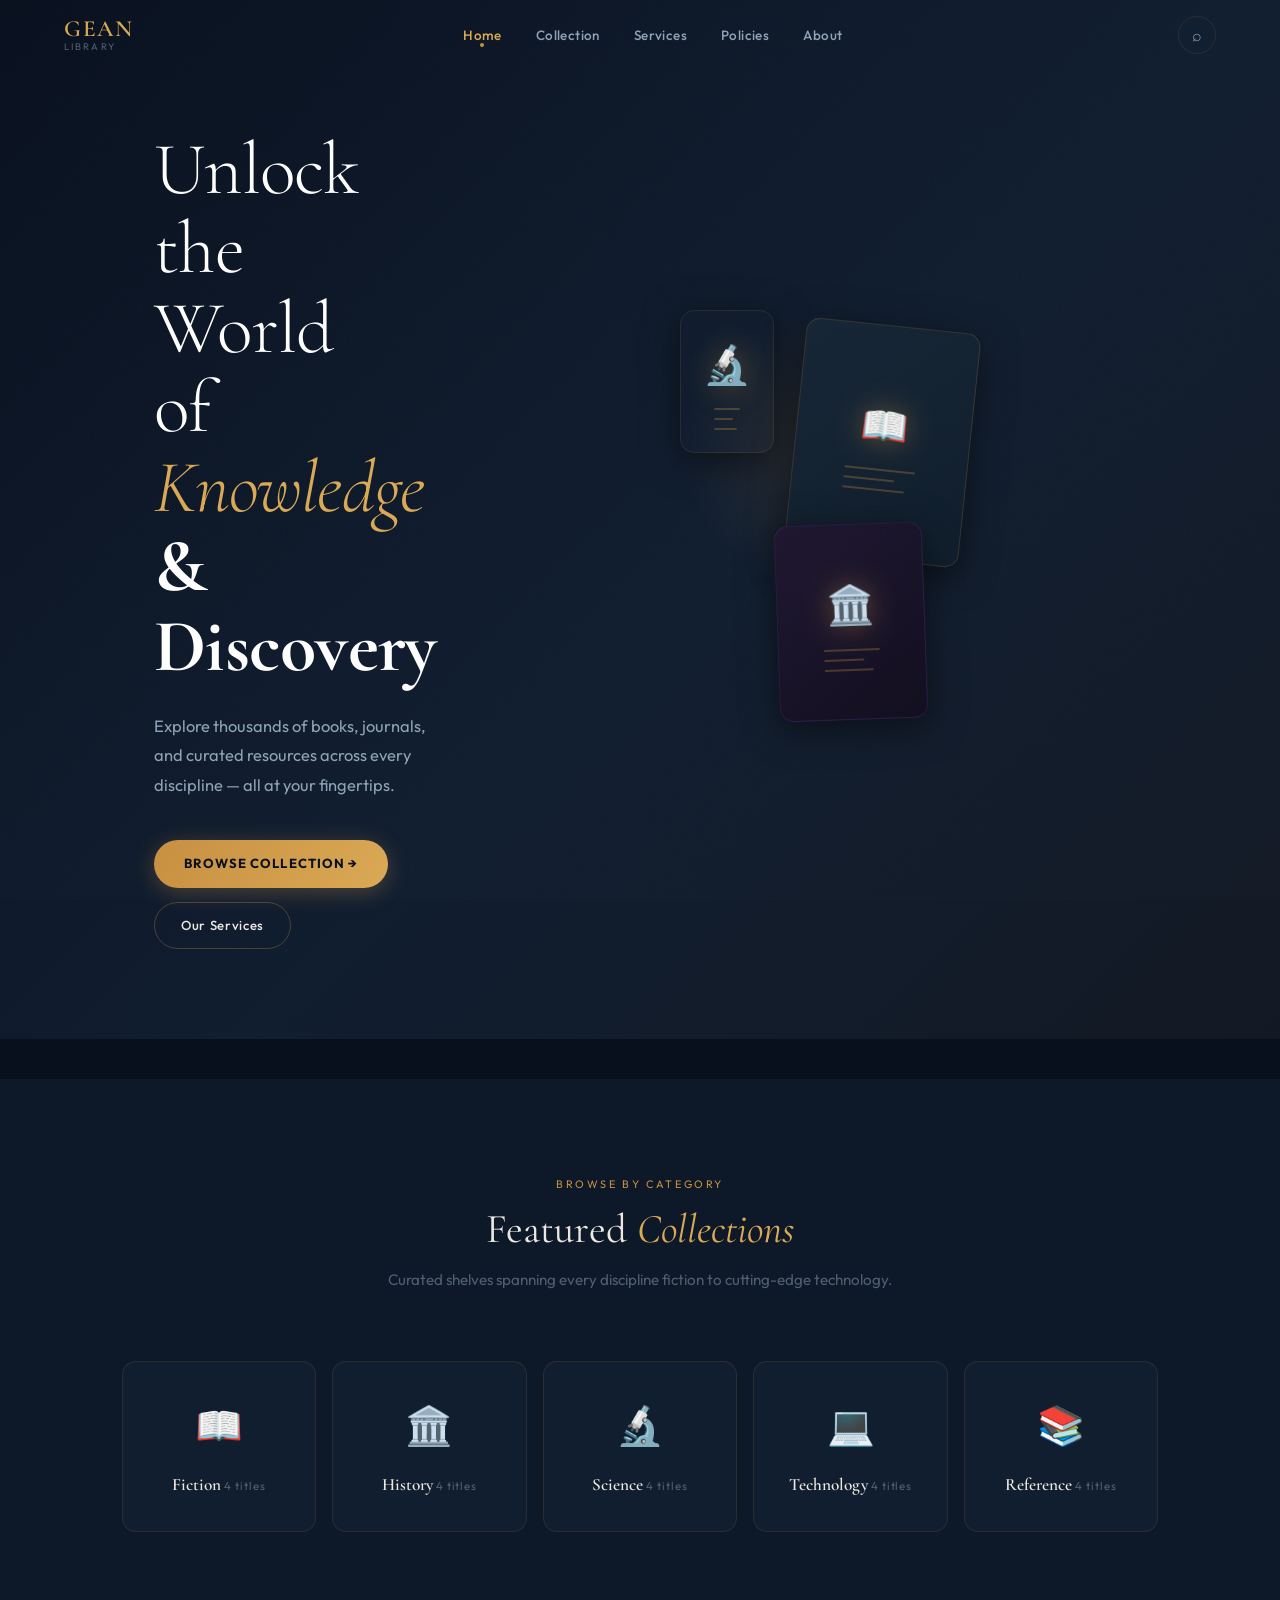
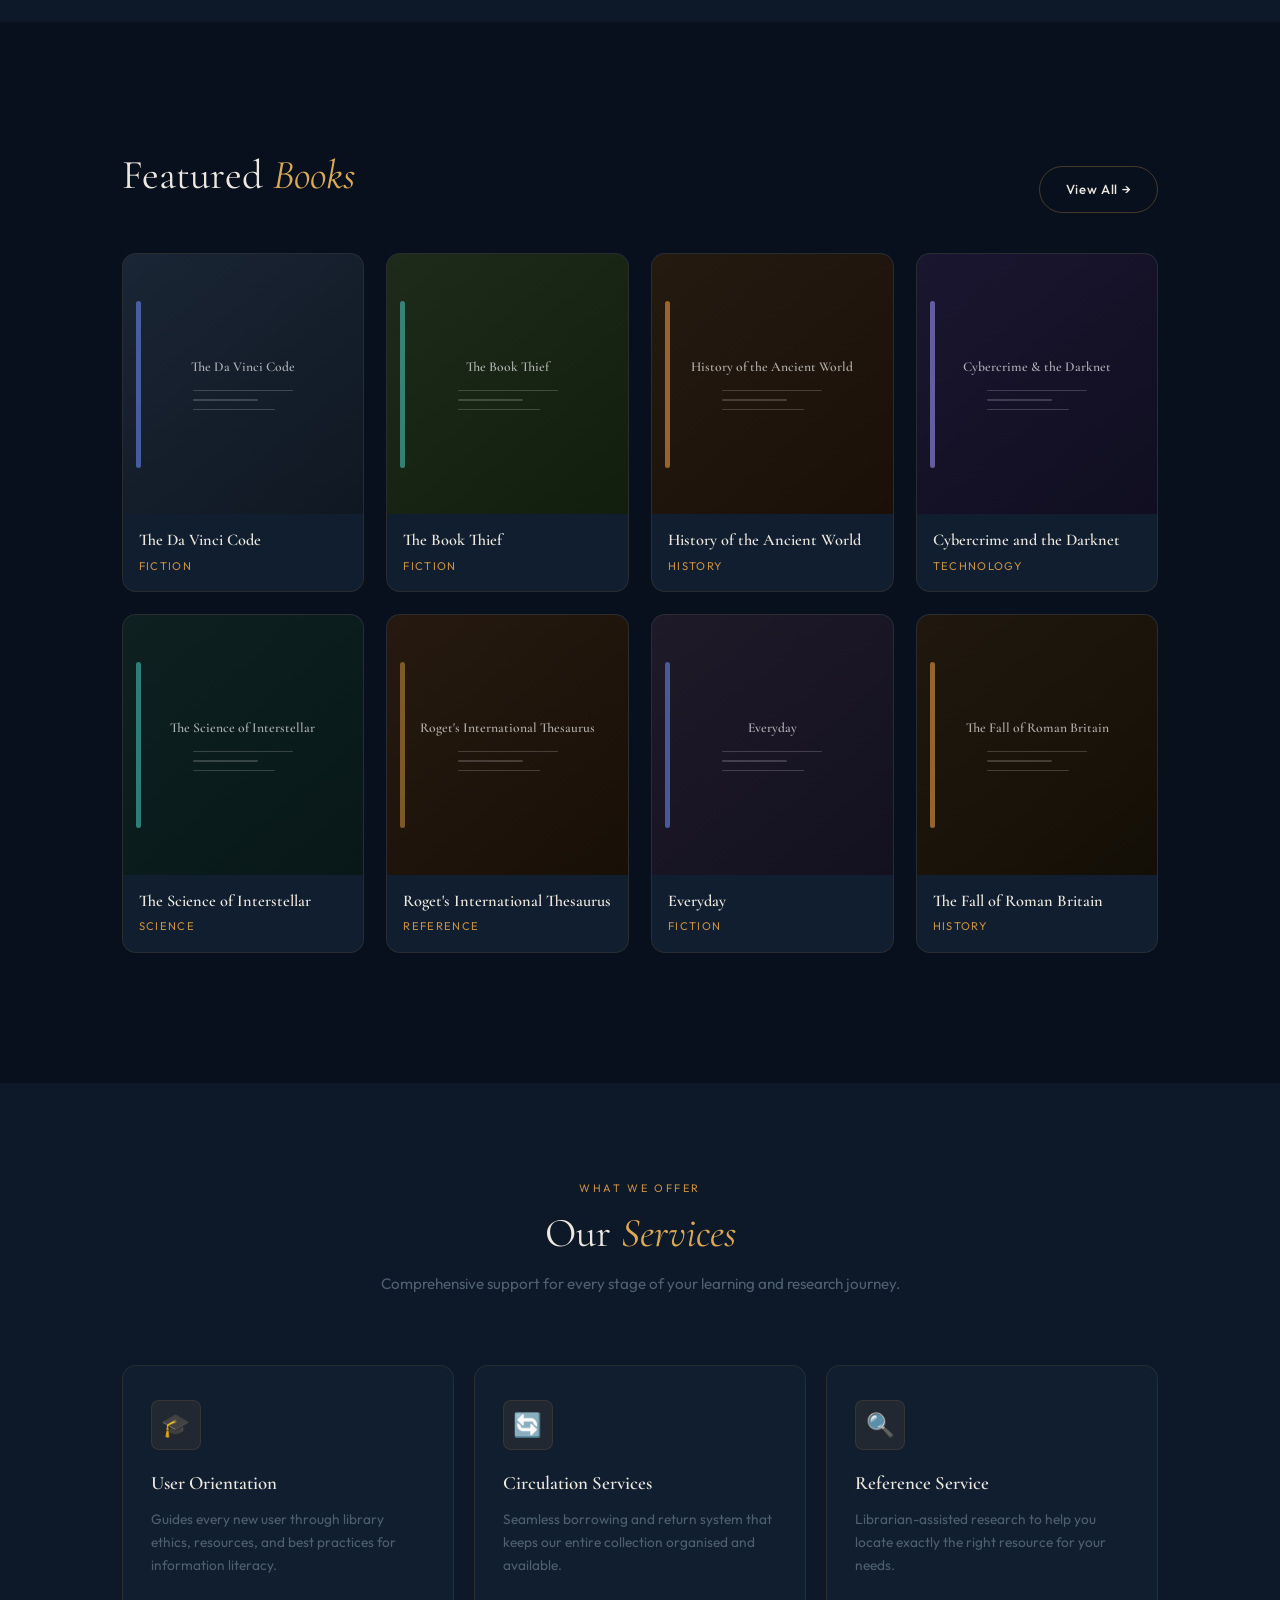
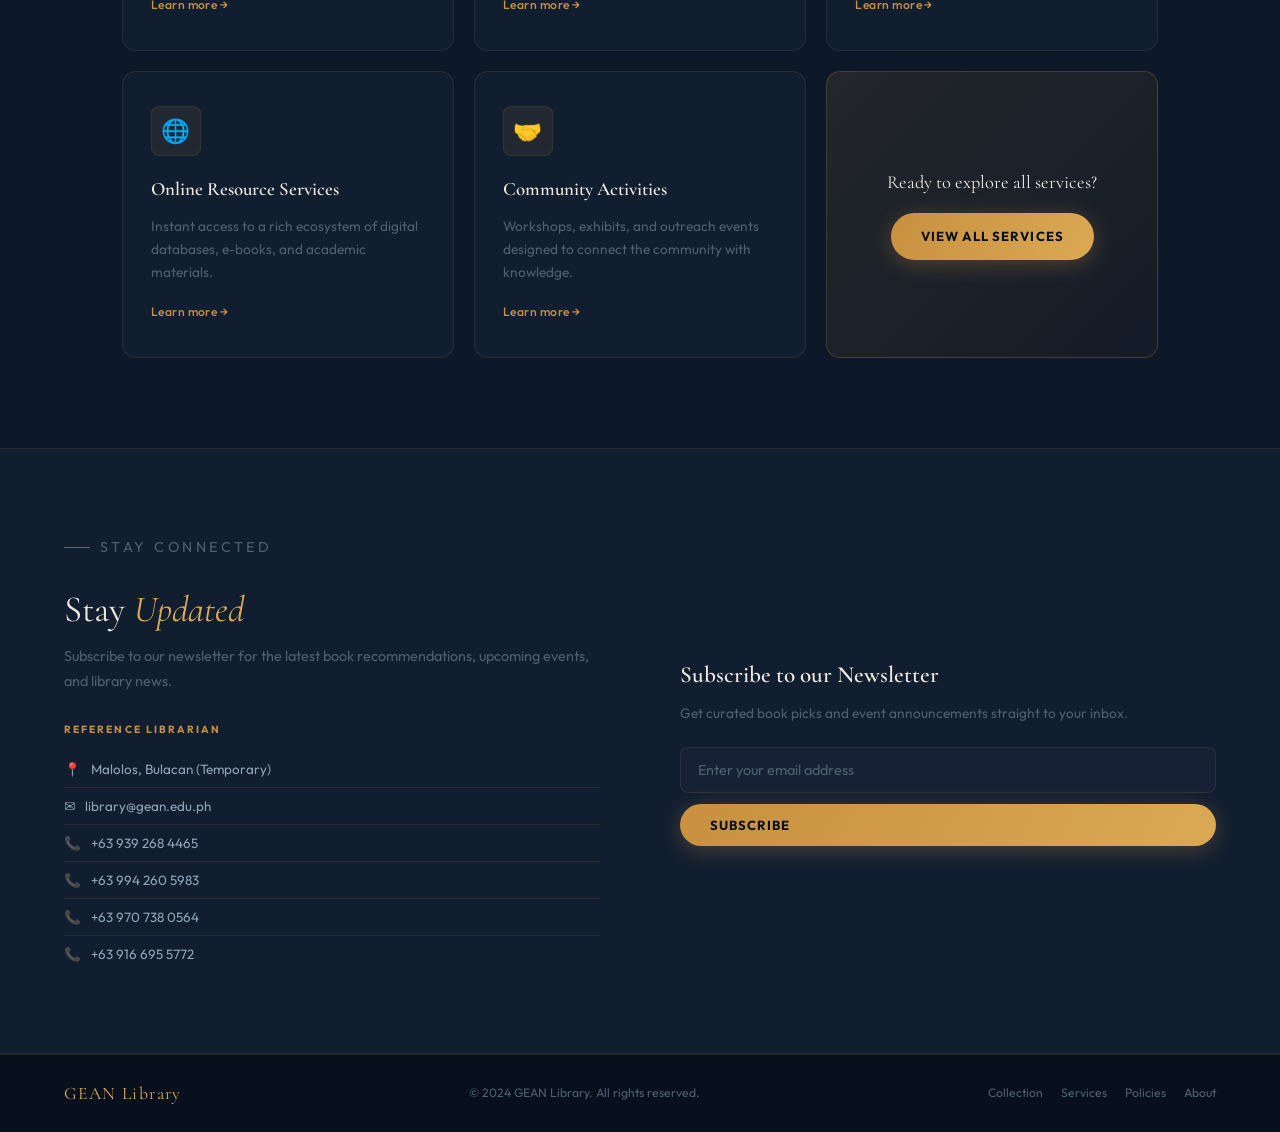
<file: index.html>
<!DOCTYPE html>
<html lang="en">
<head>
  <meta charset="UTF-8">
  <meta name="viewport" content="width=device-width, initial-scale=1.0">
  <title>GEAN Library — Explore Knowledge</title>
  <link rel="stylesheet" href="style.css">
</head>
<body>

<!-- ══ SEARCH OVERLAY ════════════════════════════════════════ -->
<div id="searchOverlay" class="search-overlay" role="dialog" aria-label="Search books">
  <div class="search-box">
    <div class="search-input-wrap">
      <span class="search-ico">⌕</span>
      <input id="searchInput" type="text" placeholder="Search books, categories…" autocomplete="off" spellcheck="false">
      <button id="searchCloseBtn" class="search-close-btn" aria-label="Close search">✕</button>
    </div>
    <p class="search-meta">Press <kbd>Esc</kbd> to close &nbsp;·&nbsp; <kbd>Ctrl K</kbd> to open</p>
    <div id="searchResults" role="listbox" aria-label="Search results"></div>
  </div>
</div>

<!-- ══ NAVIGATION ════════════════════════════════════════════ -->
<nav class="nav" role="navigation" aria-label="Main navigation">
  <a href="index.html" class="nav-brand" aria-label="GEAN Library home">
    <span class="nav-brand-name">GEAN</span>
    <span class="nav-brand-sub">Library</span>
  </a>

  <ul class="nav-links" role="list">
    <li><a href="index.html">Home</a></li>
    <li><a href="collection.html">Collection</a></li>
    <li><a href="services.html">Services</a></li>
    <li><a href="policies.html">Policies</a></li>
    <li><a href="about.html">About</a></li>
  </ul>

  <button id="navSearchBtn" class="nav-search-btn" aria-label="Open search">⌕</button>
  <button id="navBurger" class="nav-burger" aria-label="Toggle menu" aria-expanded="false">
    <span></span><span></span><span></span>
  </button>
</nav>

<!-- Mobile drawer -->
<nav id="navDrawer" class="nav-drawer" aria-label="Mobile navigation">
  <a href="index.html">Home</a>
  <a href="collection.html">Collection</a>
  <a href="services.html">Services</a>
  <a href="policies.html">Policies</a>
  <a href="about.html">About</a>
</nav>

<!-- ══ HERO ══════════════════════════════════════════════════ -->
<section class="hero" id="home" aria-label="Hero section">
  <div class="hero-inner">
    <!-- Left: Text -->
    <div class="hero-left">
      <h1 class="hero-title">
        Unlock the World<br>
        of <em>Knowledge</em>
        <strong>& Discovery</strong>
      </h1>

      <p class="hero-desc">
        Explore thousands of books, journals, and curated resources
        across every discipline — all at your fingertips.
      </p>

      <div class="hero-btns">
        <a href="collection.html" class="btn-gold">Browse Collection &rarr;</a>
        <a href="services.html"   class="btn-ghost">Our Services</a>
      </div>
      </div>
    </div>

    <!-- Right: Floating cards -->
    <div class="hero-visual" aria-hidden="true">
      <div class="hv-wrap">
        <div class="hv-glow"></div>
        <div class="hv-card">
          <div class="hv-inner">
            <span class="hv-icon">📖</span>
            <div class="hv-lines"><span></span><span></span><span></span></div>
          </div>
        </div>
        <div class="hv-card">
          <div class="hv-inner">
            <span class="hv-icon">🏛️</span>
            <div class="hv-lines"><span></span><span></span><span></span></div>
          </div>
        </div>
        <div class="hv-card">
          <div class="hv-inner">
            <span class="hv-icon">🔬</span>
            <div class="hv-lines"><span></span><span></span><span></span></div>
          </div>
        </div>
      </div>
    </div>
</section>

<!-- ══ CATEGORIES ════════════════════════════════════════════ -->
<section class="cat-section sec" aria-labelledby="cat-heading">
  <div class="wrap">
    <header class="sec-header center" style="margin-bottom:48px">
      <p class="sec-tag">Browse by Category</p>
      <h2 class="sec-title" id="cat-heading">Featured <em>Collections</em></h2>
      <p class="sec-desc">Curated shelves spanning every discipline fiction to cutting-edge technology.</p>
    </header>

    <div class="cat-grid">
      <a href="collection.html#fiction"    class="cat-card reveal d1">
        <span class="cat-icon">📖</span>
        <span class="cat-name">Fiction</span>
        <span class="cat-count">4 titles</span>
      </a>
      <a href="collection.html#history"    class="cat-card reveal d2">
        <span class="cat-icon">🏛️</span>
        <span class="cat-name">History</span>
        <span class="cat-count">4 titles</span>
      </a>
      <a href="collection.html#science"    class="cat-card reveal d3">
        <span class="cat-icon">🔬</span>
        <span class="cat-name">Science</span>
        <span class="cat-count">4 titles</span>
      </a>
      <a href="collection.html#technology" class="cat-card reveal d4">
        <span class="cat-icon">💻</span>
        <span class="cat-name">Technology</span>
        <span class="cat-count">4 titles</span>
      </a>
      <a href="collection.html#reference"  class="cat-card reveal d5">
        <span class="cat-icon">📚</span>
        <span class="cat-name">Reference</span>
        <span class="cat-count">4 titles</span>
      </a>
    </div>
  </div>
</section>

<!-- ══ FEATURED BOOKS ═════════════════════════════════════════ -->
<section class="books-section sec" aria-labelledby="books-heading">
  <div class="wrap">
    <div class="books-hdr">
      <div>
        <h2 class="sec-title" id="books-heading">Featured <em>Books</em></h2>
      </div>
      <a href="collection.html" class="btn-ghost">View All &rarr;</a>
    </div>

    <div class="books-grid">

      <!-- Book 1 -->
      <article class="book-card reveal d1">
        <div class="book-cover">
          <div class="book-cover-fake" style="background:linear-gradient(140deg,#1a2535,#0f1822)">
            <div class="bcf-spine" style="background:#6e8efb"></div>
            <span class="bcf-label">The Da Vinci Code</span>
            <div class="bcf-lines"><span></span><span></span><span></span></div>
          </div>
          <div class="book-overlay">
            <button class="btn-add">+ Add to Collection</button>
          </div>
        </div>
        <div class="book-body">
          <p class="book-title">The Da Vinci Code</p>
          <p class="book-cat">Fiction</p>
        </div>
      </article>

      <!-- Book 2 -->
      <article class="book-card reveal d2">
        <div class="book-cover">
          <div class="book-cover-fake" style="background:linear-gradient(140deg,#1e2a1a,#111e0e)">
            <div class="bcf-spine" style="background:#4ecdc4"></div>
            <span class="bcf-label">The Book Thief</span>
            <div class="bcf-lines"><span></span><span></span><span></span></div>
          </div>
          <div class="book-overlay">
            <button class="btn-add">+ Add to Collection</button>
          </div>
        </div>
        <div class="book-body">
          <p class="book-title">The Book Thief</p>
          <p class="book-cat">Fiction</p>
        </div>
      </article>

      <!-- Book 3 -->
      <article class="book-card reveal d3">
        <div class="book-cover">
          <div class="book-cover-fake" style="background:linear-gradient(140deg,#251a10,#1a1008)">
            <div class="bcf-spine" style="background:#f6a74b"></div>
            <span class="bcf-label">History of the Ancient World</span>
            <div class="bcf-lines"><span></span><span></span><span></span></div>
          </div>
          <div class="book-overlay">
            <button class="btn-add">+ Add to Collection</button>
          </div>
        </div>
        <div class="book-body">
          <p class="book-title">History of the Ancient World</p>
          <p class="book-cat">History</p>
        </div>
      </article>

      <!-- Book 4 -->
      <article class="book-card reveal d4">
        <div class="book-cover">
          <div class="book-cover-fake" style="background:linear-gradient(140deg,#1a1630,#100e20)">
            <div class="bcf-spine" style="background:#a29bfe"></div>
            <span class="bcf-label">Cybercrime &amp; the Darknet</span>
            <div class="bcf-lines"><span></span><span></span><span></span></div>
          </div>
          <div class="book-overlay">
            <button class="btn-add">+ Add to Collection</button>
          </div>
        </div>
        <div class="book-body">
          <p class="book-title">Cybercrime and the Darknet</p>
          <p class="book-cat">Technology</p>
        </div>
      </article>

      <!-- Book 5 -->
      <article class="book-card reveal d1">
        <div class="book-cover">
          <div class="book-cover-fake" style="background:linear-gradient(140deg,#0e2020,#081818)">
            <div class="bcf-spine" style="background:#4ecdc4"></div>
            <span class="bcf-label">The Science of Interstellar</span>
            <div class="bcf-lines"><span></span><span></span><span></span></div>
          </div>
          <div class="book-overlay">
            <button class="btn-add">+ Add to Collection</button>
          </div>
        </div>
        <div class="book-body">
          <p class="book-title">The Science of Interstellar</p>
          <p class="book-cat">Science</p>
        </div>
      </article>

      <!-- Book 6 -->
      <article class="book-card reveal d2">
        <div class="book-cover">
          <div class="book-cover-fake" style="background:linear-gradient(140deg,#261a10,#180f06)">
            <div class="bcf-spine" style="background:#c89040"></div>
            <span class="bcf-label">Roget's International Thesaurus</span>
            <div class="bcf-lines"><span></span><span></span><span></span></div>
          </div>
          <div class="book-overlay">
            <button class="btn-add">+ Add to Collection</button>
          </div>
        </div>
        <div class="book-body">
          <p class="book-title">Roget's International Thesaurus</p>
          <p class="book-cat">Reference</p>
        </div>
      </article>

      <!-- Book 7 -->
      <article class="book-card reveal d3">
        <div class="book-cover">
          <div class="book-cover-fake" style="background:linear-gradient(140deg,#1e1a28,#131020)">
            <div class="bcf-spine" style="background:#6e8efb"></div>
            <span class="bcf-label">Everyday</span>
            <div class="bcf-lines"><span></span><span></span><span></span></div>
          </div>
          <div class="book-overlay">
            <button class="btn-add">+ Add to Collection</button>
          </div>
        </div>
        <div class="book-body">
          <p class="book-title">Everyday</p>
          <p class="book-cat">Fiction</p>
        </div>
      </article>

      <!-- Book 8 -->
      <article class="book-card reveal d4">
        <div class="book-cover">
          <div class="book-cover-fake" style="background:linear-gradient(140deg,#20180e,#140f06)">
            <div class="bcf-spine" style="background:#f6a74b"></div>
            <span class="bcf-label">The Fall of Roman Britain</span>
            <div class="bcf-lines"><span></span><span></span><span></span></div>
          </div>
          <div class="book-overlay">
            <button class="btn-add">+ Add to Collection</button>
          </div>
        </div>
        <div class="book-body">
          <p class="book-title">The Fall of Roman Britain</p>
          <p class="book-cat">History</p>
        </div>
      </article>

    </div>
  </div>
</section>

<!-- ══ SERVICES PREVIEW ══════════════════════════════════════ -->
<section class="services-prev sec" aria-labelledby="srv-heading">
  <div class="wrap">
    <header class="sec-header center" style="margin-bottom:48px">
      <p class="sec-tag">What We Offer</p>
      <h2 class="sec-title" id="srv-heading">Our <em>Services</em></h2>
      <p class="sec-desc">Comprehensive support for every stage of your learning and research journey.</p>
    </header>

    <div class="srv-grid">
      <div class="srv-card reveal d1">
        <div class="srv-icon">🎓</div>
        <h3 class="srv-title">User Orientation</h3>
        <p class="srv-desc">Guides every new user through library ethics, resources, and best practices for information literacy.</p>
        <a href="services.html" class="srv-arrow">Learn more →</a>
      </div>
      <div class="srv-card reveal d2">
        <div class="srv-icon">🔄</div>
        <h3 class="srv-title">Circulation Services</h3>
        <p class="srv-desc">Seamless borrowing and return system that keeps our entire collection organised and available.</p>
        <a href="services.html" class="srv-arrow">Learn more →</a>
      </div>
      <div class="srv-card reveal d3">
        <div class="srv-icon">🔍</div>
        <h3 class="srv-title">Reference Service</h3>
        <p class="srv-desc">Librarian-assisted research to help you locate exactly the right resource for your needs.</p>
        <a href="services.html" class="srv-arrow">Learn more →</a>
      </div>
      <div class="srv-card reveal d1">
        <div class="srv-icon">🌐</div>
        <h3 class="srv-title">Online Resource Services</h3>
        <p class="srv-desc">Instant access to a rich ecosystem of digital databases, e-books, and academic materials.</p>
        <a href="services.html" class="srv-arrow">Learn more →</a>
      </div>
      <div class="srv-card reveal d2">
        <div class="srv-icon">🤝</div>
        <h3 class="srv-title">Community Activities</h3>
        <p class="srv-desc">Workshops, exhibits, and outreach events designed to connect the community with knowledge.</p>
        <a href="services.html" class="srv-arrow">Learn more →</a>
      </div>
      <div class="srv-card reveal d3"
           style="display:flex;align-items:center;justify-content:center;flex-direction:column;gap:16px;background:linear-gradient(135deg,rgba(200,144,64,.12),rgba(200,144,64,.04));border-color:rgba(200,144,64,.25);">
        <p style="font-family:var(--font-d);font-size:1.15rem;color:var(--text-1);text-align:center;line-height:1.5">
          Ready to explore all services?
        </p>
        <a href="services.html" class="btn-gold">View All Services</a>
      </div>
    </div>
  </div>
</section>

<!-- ══ NEWSLETTER ════════════════════════════════════════════ -->
<section class="nl-section" aria-labelledby="nl-heading">
  <div class="nl-inner">
    <div class="nl-left reveal">
      <p class="sec-tag">Stay Connected</p>
      <h2 id="nl-heading">Stay <em>Updated</em></h2>
      <p>Subscribe to our newsletter for the latest book recommendations, upcoming events, and library news.</p>

      <div class="nl-contacts">
        <h4>Reference Librarian</h4>
        <div class="nl-ci"><span>📍</span> Malolos, Bulacan (Temporary)</div>
        <div class="nl-ci"><span>✉️</span> library@gean.edu.ph</div>
        <div class="nl-ci"><span>📞</span> +63 939 268 4465</div>
        <div class="nl-ci"><span>📞</span> +63 994 260 5983</div>
        <div class="nl-ci"><span>📞</span> +63 970 738 0564</div>
        <div class="nl-ci"><span>📞</span> +63 916 695 5772</div>
      </div>
    </div>

    <div class="nl-right reveal d2">
      <h3>Subscribe to our Newsletter</h3>
      <p>Get curated book picks and event announcements straight to your inbox.</p>
      <form class="nl-form" onsubmit="return false;">
        <input class="nl-input" type="email" placeholder="Enter your email address" required>
        <button type="submit" class="btn-gold">Subscribe</button>
      </form>
    </div>
  </div>
</section>

<!-- ══ FOOTER ════════════════════════════════════════════════ -->
<footer>
  <span class="ft-brand">GEAN Library</span>
  <span class="ft-copy">&copy; 2024 GEAN Library. All rights reserved.</span>
  <nav class="ft-links" aria-label="Footer navigation">
    <a href="collection.html">Collection</a>
    <a href="services.html">Services</a>
    <a href="policies.html">Policies</a>
    <a href="about.html">About</a>
  </nav>
</footer>

<script src="script.js" defer></script>
</body>
</html>
</file>
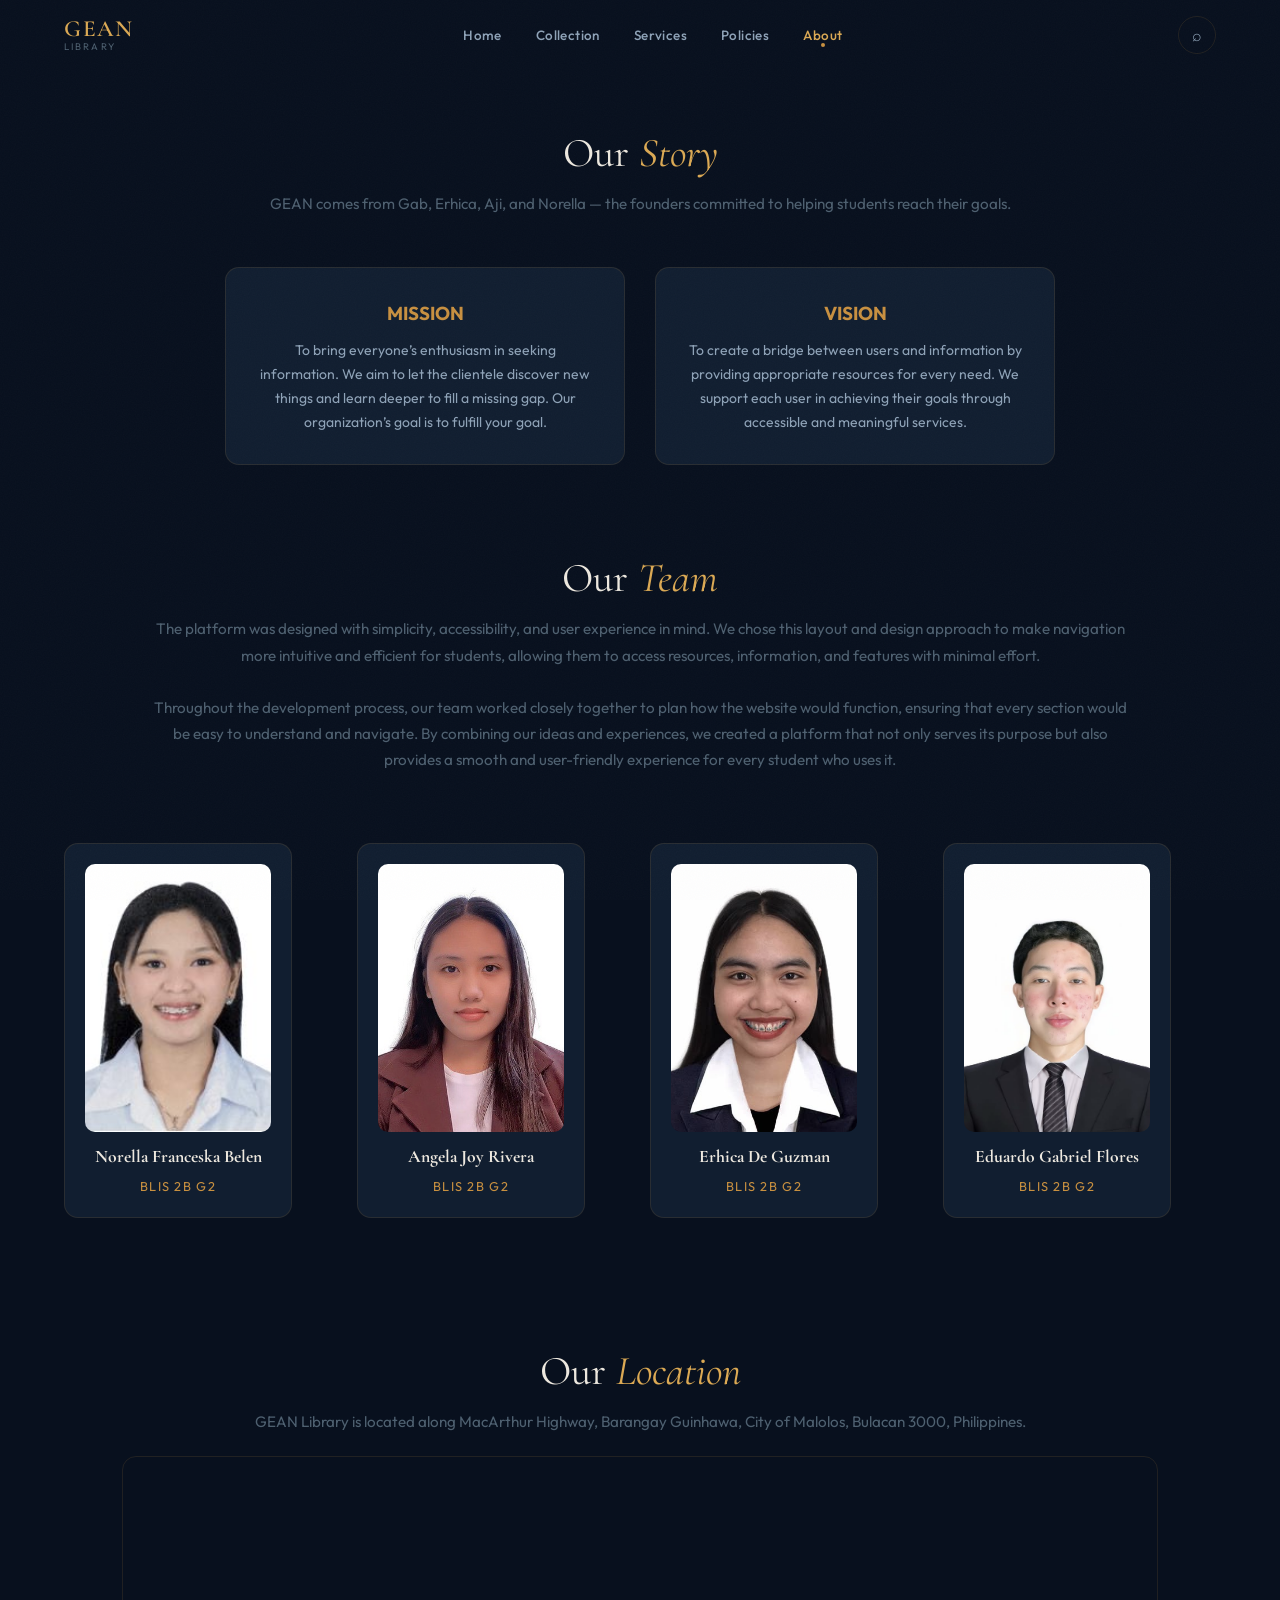
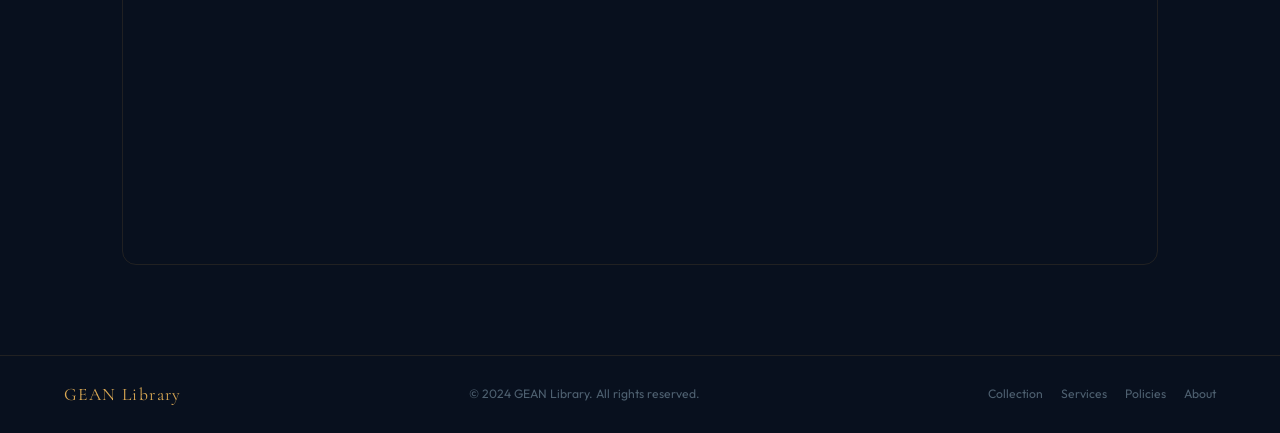
<file: about.html>
<!DOCTYPE html>
<html lang="en">
<head>
  <meta charset="UTF-8">
  <meta name="viewport" content="width=device-width, initial-scale=1.0">
  <title>About — GEAN Library</title>
  <link rel="stylesheet" href="style.css">
</head>
<body>

<!-- ══ SEARCH OVERLAY ════════════════════════════════════════ -->
<div id="searchOverlay" class="search-overlay" role="dialog" aria-label="Search books">
  <div class="search-box">
    <div class="search-input-wrap">
      <span class="search-ico">⌕</span>
      <input id="searchInput" type="text" placeholder="Search books, categories…" autocomplete="off" spellcheck="false">
      <button id="searchCloseBtn" class="search-close-btn" aria-label="Close search">✕</button>
    </div>
    <p class="search-meta">Press <kbd>Esc</kbd> to close &nbsp;·&nbsp; <kbd>Ctrl K</kbd> to open</p>
    <div id="searchResults" role="listbox" aria-label="Search results"></div>
  </div>
</div>

<!-- ══ NAVIGATION ════════════════════════════════════════════ -->
<nav class="nav" role="navigation" aria-label="Main navigation">
  <a href="index.html" class="nav-brand" aria-label="GEAN Library home">
    <span class="nav-brand-name">GEAN</span>
    <span class="nav-brand-sub">Library</span>
  </a>

  <ul class="nav-links" role="list">
    <li><a href="index.html">Home</a></li>
    <li><a href="collection.html">Collection</a></li>
    <li><a href="services.html">Services</a></li>
    <li><a href="policies.html">Policies</a></li>
    <li><a href="about.html">About</a></li>
  </ul>

  <button id="navSearchBtn" class="nav-search-btn" aria-label="Open search">⌕</button>
  <button id="navBurger" class="nav-burger" aria-label="Toggle menu" aria-expanded="false">
    <span></span><span></span><span></span>
  </button>
</nav>

<!-- Mobile drawer -->
<nav id="navDrawer" class="nav-drawer" aria-label="Mobile navigation">
  <a href="index.html">Home</a>
  <a href="collection.html">Collection</a>
  <a href="services.html">Services</a>
  <a href="policies.html">Policies</a>
  <a href="about.html">About</a>
</nav>

<!-- STORY -->
<section class="sec">
  <div class="wrap">

    <header class="sec-header center">
      <h2 class="sec-title">Our <em>Story</em></h2>
      <p class="sec-desc">
        GEAN comes from Gab, Erhica, Aji, and Norella — the founders committed to helping students reach their goals.
      </p>
    </header>

    <!-- MISSION & VISION -->
    <div class="mission-vision">

      <div class="mv-card">
        <h3>MISSION</h3>
        <p>
          To bring everyone’s enthusiasm in seeking information. We aim to let the clientele discover new things and learn deeper to fill a missing gap.
          Our organization’s goal is to fulfill your goal.
        </p>
      </div>

      <div class="mv-card">
        <h3>VISION</h3>
        <p>
          To create a bridge between users and information by providing appropriate resources for every need.
          We support each user in achieving their goals through accessible and meaningful services.
        </p>
      </div>

    </div>

  </div>
</section>

<!-- TEAM -->
<section class="sec2">
  <div class="wrap">
    <header class="sec-header center">
      <h2 class="sec-title">Our <em>Team</em></h2>
      <p class="sec-desc">
        The platform was designed with simplicity, accessibility, and user experience in mind. We chose this layout and design approach to make navigation more intuitive and efficient for students, allowing them to access resources, information, and features with minimal effort. <br><br>Throughout the development process, our team worked closely together to plan how the website would function, ensuring that every section would be easy to understand and navigate. By combining our ideas and experiences, we created a platform that not only serves its purpose but also provides a smooth and user-friendly experience for every student who uses it.
      </p>
    </header>

    <div class="team-grid">

      <div class="team-card">
        <img src="images/nore.JPG" class="team-img">
        <p class="team-name">Norella Franceska Belen</p>
        <p class="team-role">BLIS 2B G2</p>
      </div>

      <div class="team-card">
        <img src="images/aji.jpg" class="team-img">
        <p class="team-name">Angela Joy Rivera</p>
        <p class="team-role">BLIS 2B G2</p>
      </div>

      <div class="team-card">
        <img src="images/eca.jpg" class="team-img">
        <p class="team-name">Erhica De Guzman</p>
        <p class="team-role">BLIS 2B G2</p>
      </div>

      <div class="team-card">
        <img src="images/gab.jpg" class="team-img">
        <p class="team-name">Eduardo Gabriel Flores</p>
        <p class="team-role">BLIS 2B G2</p>
      </div>

    </div>
  </div>
</section>

<!-- MAP -->
<section class="sec">
  <div class="wrap">
    <header class="sec-header center">
      <h2 class="sec-title">Our <em>Location</em></h2>
      <p class="sec-desc">
        GEAN Library is located along MacArthur Highway, Barangay Guinhawa, City of Malolos, Bulacan 3000, Philippines.
      </p>
    </header>

    <div class="map-box">
      <iframe 
        src="https://www.google.com/maps?q=Bulacan%20State%20University%20Malolos&output=embed"
        width="100%" 
        height="400" 
        style="border:0;" 
        loading="lazy">
      </iframe>
    </div>
  </div>
</section>

<!-- FOOTER -->
<footer>
  <span class="ft-brand">GEAN Library</span>
  <span class="ft-copy">&copy; 2024 GEAN Library. All rights reserved.</span>
  <nav class="ft-links" aria-label="Footer navigation">
    <a href="collection.html">Collection</a>
    <a href="services.html">Services</a>
    <a href="policies.html">Policies</a>
    <a href="about.html">About</a>
  </nav>
</footer>

<script src="script.js"></script>
</body>
</html>
</file>
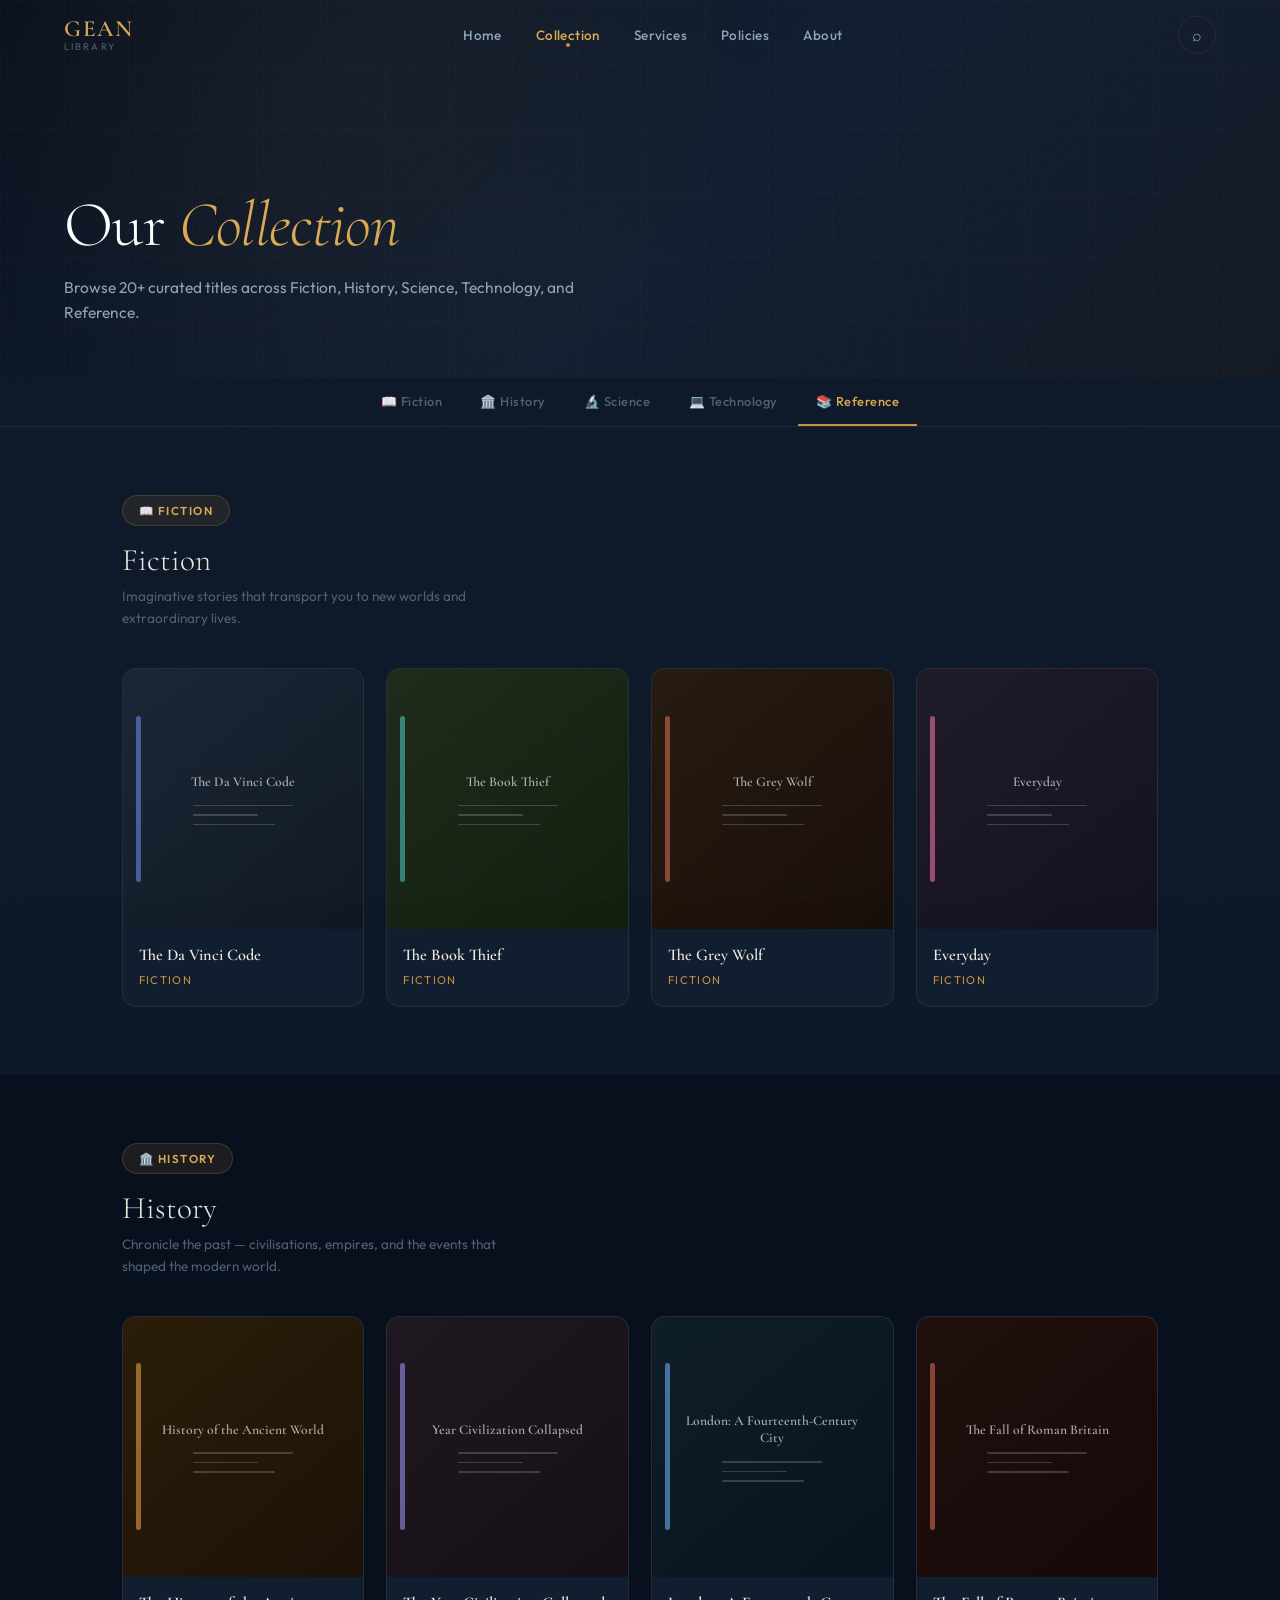
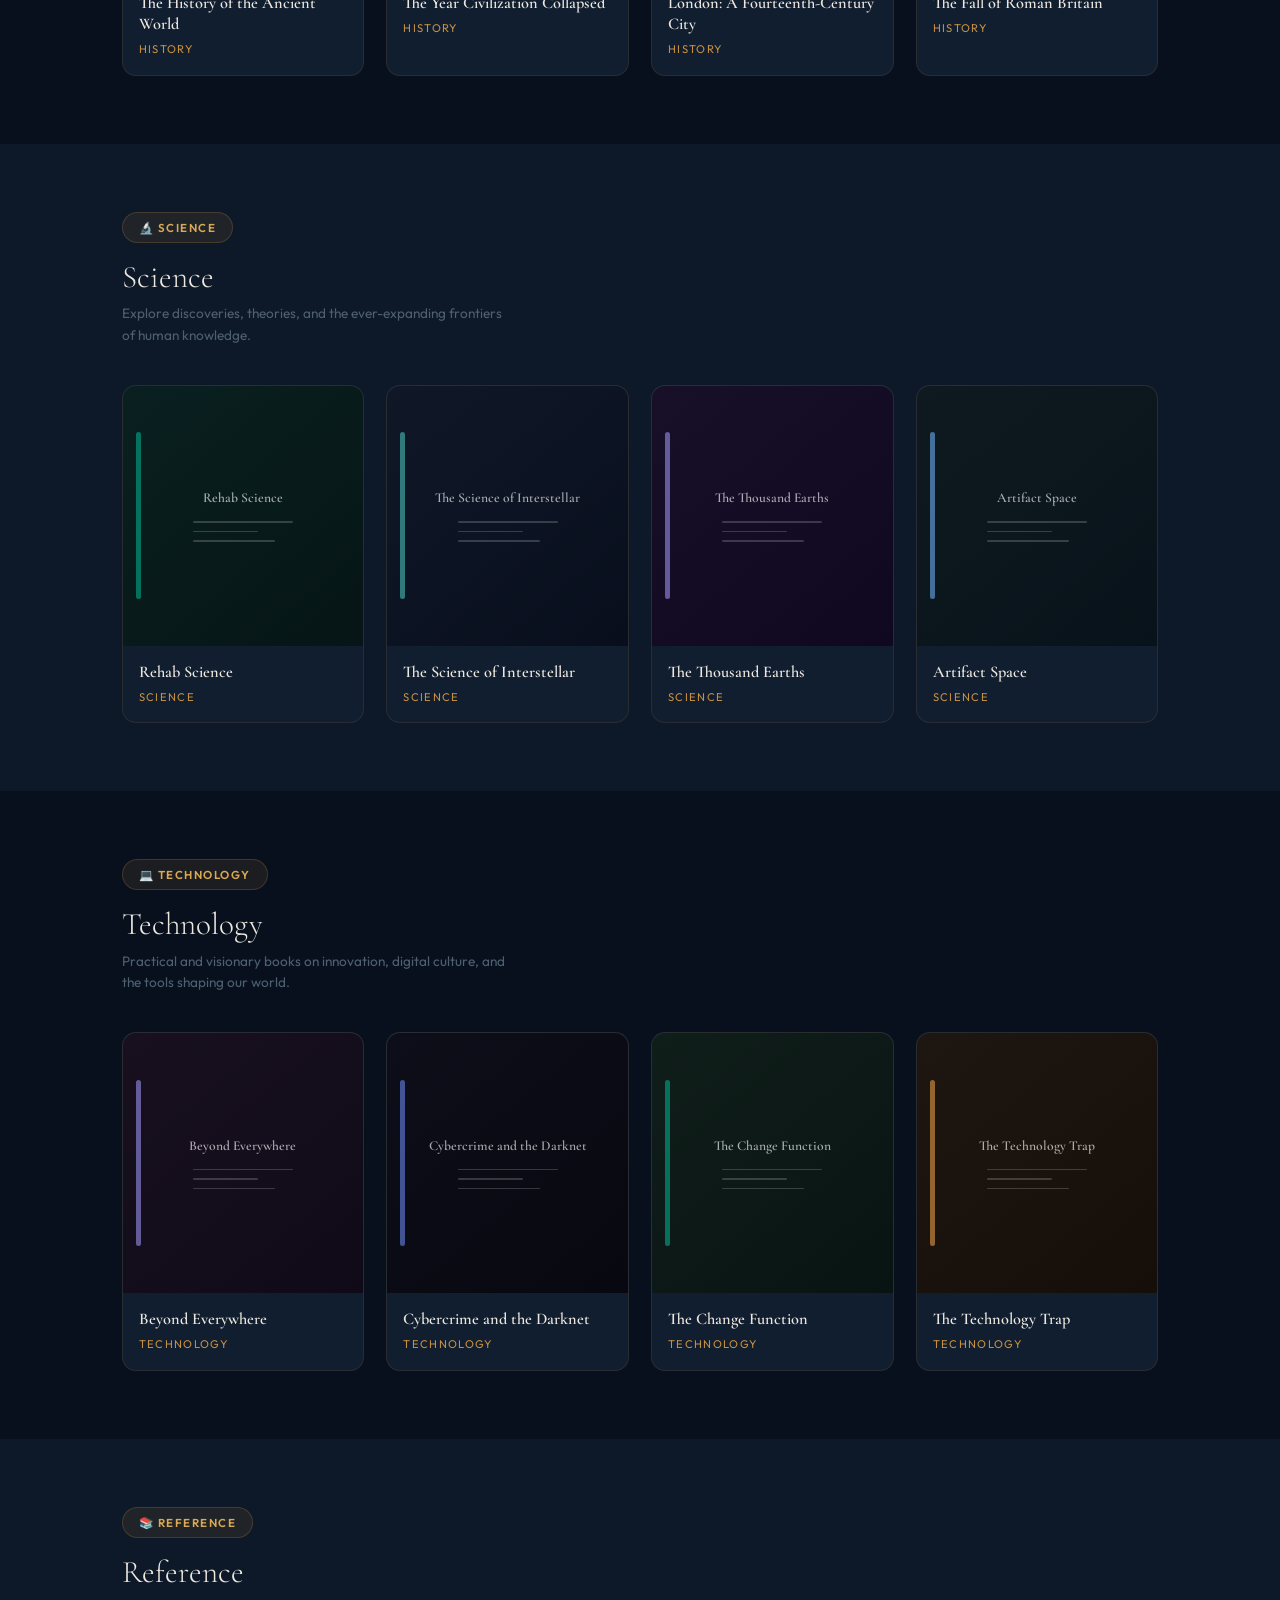
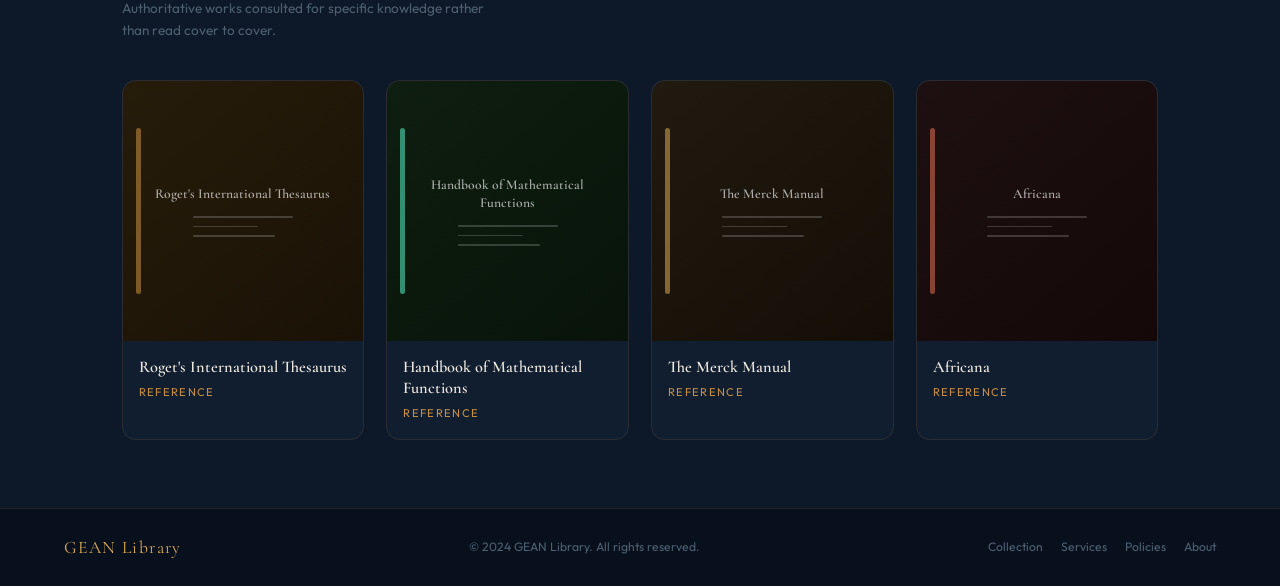
<file: collection.html>
<!DOCTYPE html>
<html lang="en">
<head>
  <meta charset="UTF-8">
  <meta name="viewport" content="width=device-width, initial-scale=1.0">
  <title>Collection — GEAN Library</title>
  <link rel="stylesheet" href="style.css">
</head>
<body>

<!-- ══ SEARCH OVERLAY ════════════════════════════════════════ -->
<div id="searchOverlay" class="search-overlay" role="dialog" aria-label="Search books">
  <div class="search-box">
    <div class="search-input-wrap">
      <span class="search-ico">⌕</span>
      <input id="searchInput" type="text" placeholder="Search books, categories…" autocomplete="off" spellcheck="false">
      <button id="searchCloseBtn" class="search-close-btn" aria-label="Close">✕</button>
    </div>
    <p class="search-meta">Press <kbd>Esc</kbd> to close &nbsp;·&nbsp; <kbd>Ctrl K</kbd> to open</p>
    <div id="searchResults" role="listbox"></div>
  </div>
</div>

<!-- ══ NAV ═══════════════════════════════════════════════════ -->
<nav class="nav">
  <a href="index.html" class="nav-brand">
    <span class="nav-brand-name">GEAN</span>
    <span class="nav-brand-sub">Library</span>
  </a>
  <ul class="nav-links">
    <li><a href="index.html">Home</a></li>
    <li><a href="collection.html">Collection</a></li>
    <li><a href="services.html">Services</a></li>
    <li><a href="policies.html">Policies</a></li>
    <li><a href="about.html">About</a></li>
  </ul>
  <button id="navSearchBtn" class="nav-search-btn" aria-label="Search">⌕</button>
  <button id="navBurger" class="nav-burger" aria-label="Menu"><span></span><span></span><span></span></button>
</nav>
<nav id="navDrawer" class="nav-drawer">
  <a href="index.html">Home</a>
  <a href="collection.html">Collection</a>
  <a href="services.html">Services</a>
  <a href="policies.html">Policies</a>
  <a href="about.html">About</a>
</nav>

<!-- ══ PAGE HERO ═════════════════════════════════════════════ -->
<header class="page-hero" style="padding-top:70px">
  <div class="ph-grid"></div>
  <div class="ph-glow"></div>
  <div class="ph-inner">
    <h1 class="ph-title">Our <em>Collection</em></h1>
    <p class="ph-sub">Browse 20+ curated titles across Fiction, History, Science, Technology, and Reference.</p>
  </div>
</header>

<!-- ══ CATEGORY NAV ══════════════════════════════════════════ -->
<div class="col-nav" role="navigation" aria-label="Category navigation">
  <div class="col-nav-inner">
    <button class="col-btn active" data-target="fiction">📖 Fiction</button>
    <button class="col-btn"        data-target="history">🏛️ History</button>
    <button class="col-btn"        data-target="science">🔬 Science</button>
    <button class="col-btn"        data-target="technology">💻 Technology</button>
    <button class="col-btn"        data-target="reference">📚 Reference</button>
  </div>
</div>

<!-- ══ FICTION ════════════════════════════════════════════════ -->
<section class="book-sec" id="fiction" aria-labelledby="fiction-heading">
  <div class="wrap">
    <div class="bsec-hdr">
      <div class="bsec-left">
        <span class="cat-pill">📖 Fiction</span>
        <h2 id="fiction-heading">Fiction</h2>
        <p>Imaginative stories that transport you to new worlds and extraordinary lives.</p>
      </div>
    </div>
    <div class="book-grid-4">

      <article class="book-card reveal d1">
        <div class="book-cover">
          <div class="book-cover-fake" style="background:linear-gradient(140deg,#1a2535,#0f1822)">
            <div class="bcf-spine" style="background:#6e8efb"></div>
            <span class="bcf-label">The Da Vinci Code</span>
            <div class="bcf-lines"><span></span><span></span><span></span></div>
          </div>
          <div class="book-overlay"><button class="btn-add">+ Add to Collection</button></div>
        </div>
        <div class="book-body">
          <p class="book-title">The Da Vinci Code</p>
          <p class="book-cat">Fiction</p>
        </div>
      </article>

      <article class="book-card reveal d2">
        <div class="book-cover">
          <div class="book-cover-fake" style="background:linear-gradient(140deg,#1e2a1a,#111e0e)">
            <div class="bcf-spine" style="background:#4ecdc4"></div>
            <span class="bcf-label">The Book Thief</span>
            <div class="bcf-lines"><span></span><span></span><span></span></div>
          </div>
          <div class="book-overlay"><button class="btn-add">+ Add to Collection</button></div>
        </div>
        <div class="book-body">
          <p class="book-title">The Book Thief</p>
          <p class="book-cat">Fiction</p>
        </div>
      </article>

      <article class="book-card reveal d3">
        <div class="book-cover">
          <div class="book-cover-fake" style="background:linear-gradient(140deg,#251a10,#180e08)">
            <div class="bcf-spine" style="background:#e17055"></div>
            <span class="bcf-label">The Grey Wolf</span>
            <div class="bcf-lines"><span></span><span></span><span></span></div>
          </div>
          <div class="book-overlay"><button class="btn-add">+ Add to Collection</button></div>
        </div>
        <div class="book-body">
          <p class="book-title">The Grey Wolf</p>
          <p class="book-cat">Fiction</p>
        </div>
      </article>

      <article class="book-card reveal d4">
        <div class="book-cover">
          <div class="book-cover-fake" style="background:linear-gradient(140deg,#1e1a28,#131020)">
            <div class="bcf-spine" style="background:#fd79a8"></div>
            <span class="bcf-label">Everyday</span>
            <div class="bcf-lines"><span></span><span></span><span></span></div>
          </div>
          <div class="book-overlay"><button class="btn-add">+ Add to Collection</button></div>
        </div>
        <div class="book-body">
          <p class="book-title">Everyday</p>
          <p class="book-cat">Fiction</p>
        </div>
      </article>

    </div>
  </div>
</section>

<!-- ══ HISTORY ════════════════════════════════════════════════ -->
<section class="book-sec" id="history" aria-labelledby="history-heading">
  <div class="wrap">
    <div class="bsec-hdr">
      <div class="bsec-left">
        <span class="cat-pill">🏛️ History</span>
        <h2 id="history-heading">History</h2>
        <p>Chronicle the past — civilisations, empires, and the events that shaped the modern world.</p>
      </div>
    </div>
    <div class="book-grid-4">

      <article class="book-card reveal d1">
        <div class="book-cover">
          <div class="book-cover-fake" style="background:linear-gradient(140deg,#2a1e0a,#1c1206)">
            <div class="bcf-spine" style="background:#f6a74b"></div>
            <span class="bcf-label">History of the Ancient World</span>
            <div class="bcf-lines"><span></span><span></span><span></span></div>
          </div>
          <div class="book-overlay"><button class="btn-add">+ Add to Collection</button></div>
        </div>
        <div class="book-body">
          <p class="book-title">The History of the Ancient World</p>
          <p class="book-cat">History</p>
        </div>
      </article>

      <article class="book-card reveal d2">
        <div class="book-cover">
          <div class="book-cover-fake" style="background:linear-gradient(140deg,#201820,#160f15)">
            <div class="bcf-spine" style="background:#a29bfe"></div>
            <span class="bcf-label">Year Civilization Collapsed</span>
            <div class="bcf-lines"><span></span><span></span><span></span></div>
          </div>
          <div class="book-overlay"><button class="btn-add">+ Add to Collection</button></div>
        </div>
        <div class="book-body">
          <p class="book-title">The Year Civilization Collapsed</p>
          <p class="book-cat">History</p>
        </div>
      </article>

      <article class="book-card reveal d3">
        <div class="book-cover">
          <div class="book-cover-fake" style="background:linear-gradient(140deg,#0e1e28,#081420)">
            <div class="bcf-spine" style="background:#74b9ff"></div>
            <span class="bcf-label">London: A Fourteenth-Century City</span>
            <div class="bcf-lines"><span></span><span></span><span></span></div>
          </div>
          <div class="book-overlay"><button class="btn-add">+ Add to Collection</button></div>
        </div>
        <div class="book-body">
          <p class="book-title">London: A Fourteenth-Century City</p>
          <p class="book-cat">History</p>
        </div>
      </article>

      <article class="book-card reveal d4">
        <div class="book-cover">
          <div class="book-cover-fake" style="background:linear-gradient(140deg,#20100e,#160908)">
            <div class="bcf-spine" style="background:#e17055"></div>
            <span class="bcf-label">The Fall of Roman Britain</span>
            <div class="bcf-lines"><span></span><span></span><span></span></div>
          </div>
          <div class="book-overlay"><button class="btn-add">+ Add to Collection</button></div>
        </div>
        <div class="book-body">
          <p class="book-title">The Fall of Roman Britain</p>
          <p class="book-cat">History</p>
        </div>
      </article>

    </div>
  </div>
</section>

<!-- ══ SCIENCE ════════════════════════════════════════════════ -->
<section class="book-sec" id="science" aria-labelledby="science-heading">
  <div class="wrap">
    <div class="bsec-hdr">
      <div class="bsec-left">
        <span class="cat-pill">🔬 Science</span>
        <h2 id="science-heading">Science</h2>
        <p>Explore discoveries, theories, and the ever-expanding frontiers of human knowledge.</p>
      </div>
    </div>
    <div class="book-grid-4">

      <article class="book-card reveal d1">
        <div class="book-cover">
          <div class="book-cover-fake" style="background:linear-gradient(140deg,#0a2020,#061515)">
            <div class="bcf-spine" style="background:#00b894"></div>
            <span class="bcf-label">Rehab Science</span>
            <div class="bcf-lines"><span></span><span></span><span></span></div>
          </div>
          <div class="book-overlay"><button class="btn-add">+ Add to Collection</button></div>
        </div>
        <div class="book-body">
          <p class="book-title">Rehab Science</p>
          <p class="book-cat">Science</p>
        </div>
      </article>

      <article class="book-card reveal d2">
        <div class="book-cover">
          <div class="book-cover-fake" style="background:linear-gradient(140deg,#101828,#080e1c)">
            <div class="bcf-spine" style="background:#4ecdc4"></div>
            <span class="bcf-label">The Science of Interstellar</span>
            <div class="bcf-lines"><span></span><span></span><span></span></div>
          </div>
          <div class="book-overlay"><button class="btn-add">+ Add to Collection</button></div>
        </div>
        <div class="book-body">
          <p class="book-title">The Science of Interstellar</p>
          <p class="book-cat">Science</p>
        </div>
      </article>

      <article class="book-card reveal d3">
        <div class="book-cover">
          <div class="book-cover-fake" style="background:linear-gradient(140deg,#181028,#100820)">
            <div class="bcf-spine" style="background:#a29bfe"></div>
            <span class="bcf-label">The Thousand Earths</span>
            <div class="bcf-lines"><span></span><span></span><span></span></div>
          </div>
          <div class="book-overlay"><button class="btn-add">+ Add to Collection</button></div>
        </div>
        <div class="book-body">
          <p class="book-title">The Thousand Earths</p>
          <p class="book-cat">Science</p>
        </div>
      </article>

      <article class="book-card reveal d4">
        <div class="book-cover">
          <div class="book-cover-fake" style="background:linear-gradient(140deg,#0e1a20,#08121a)">
            <div class="bcf-spine" style="background:#74b9ff"></div>
            <span class="bcf-label">Artifact Space</span>
            <div class="bcf-lines"><span></span><span></span><span></span></div>
          </div>
          <div class="book-overlay"><button class="btn-add">+ Add to Collection</button></div>
        </div>
        <div class="book-body">
          <p class="book-title">Artifact Space</p>
          <p class="book-cat">Science</p>
        </div>
      </article>

    </div>
  </div>
</section>

<!-- ══ TECHNOLOGY ════════════════════════════════════════════ -->
<section class="book-sec" id="technology" aria-labelledby="tech-heading">
  <div class="wrap">
    <div class="bsec-hdr">
      <div class="bsec-left">
        <span class="cat-pill">💻 Technology</span>
        <h2 id="tech-heading">Technology</h2>
        <p>Practical and visionary books on innovation, digital culture, and the tools shaping our world.</p>
      </div>
    </div>
    <div class="book-grid-4">

      <article class="book-card reveal d1">
        <div class="book-cover">
          <div class="book-cover-fake" style="background:linear-gradient(140deg,#18101e,#100a18)">
            <div class="bcf-spine" style="background:#a29bfe"></div>
            <span class="bcf-label">Beyond Everywhere</span>
            <div class="bcf-lines"><span></span><span></span><span></span></div>
          </div>
          <div class="book-overlay"><button class="btn-add">+ Add to Collection</button></div>
        </div>
        <div class="book-body">
          <p class="book-title">Beyond Everywhere</p>
          <p class="book-cat">Technology</p>
        </div>
      </article>

      <article class="book-card reveal d2">
        <div class="book-cover">
          <div class="book-cover-fake" style="background:linear-gradient(140deg,#0e0e1a,#080810)">
            <div class="bcf-spine" style="background:#6e8efb"></div>
            <span class="bcf-label">Cybercrime and the Darknet</span>
            <div class="bcf-lines"><span></span><span></span><span></span></div>
          </div>
          <div class="book-overlay"><button class="btn-add">+ Add to Collection</button></div>
        </div>
        <div class="book-body">
          <p class="book-title">Cybercrime and the Darknet</p>
          <p class="book-cat">Technology</p>
        </div>
      </article>

      <article class="book-card reveal d3">
        <div class="book-cover">
          <div class="book-cover-fake" style="background:linear-gradient(140deg,#101e1a,#081412)">
            <div class="bcf-spine" style="background:#00b894"></div>
            <span class="bcf-label">The Change Function</span>
            <div class="bcf-lines"><span></span><span></span><span></span></div>
          </div>
          <div class="book-overlay"><button class="btn-add">+ Add to Collection</button></div>
        </div>
        <div class="book-body">
          <p class="book-title">The Change Function</p>
          <p class="book-cat">Technology</p>
        </div>
      </article>

      <article class="book-card reveal d4">
        <div class="book-cover">
          <div class="book-cover-fake" style="background:linear-gradient(140deg,#1e1610,#160e08)">
            <div class="bcf-spine" style="background:#f6a74b"></div>
            <span class="bcf-label">The Technology Trap</span>
            <div class="bcf-lines"><span></span><span></span><span></span></div>
          </div>
          <div class="book-overlay"><button class="btn-add">+ Add to Collection</button></div>
        </div>
        <div class="book-body">
          <p class="book-title">The Technology Trap</p>
          <p class="book-cat">Technology</p>
        </div>
      </article>

    </div>
  </div>
</section>

<!-- ══ REFERENCE ══════════════════════════════════════════════ -->
<section class="book-sec" id="reference" aria-labelledby="ref-heading">
  <div class="wrap">
    <div class="bsec-hdr">
      <div class="bsec-left">
        <span class="cat-pill">📚 Reference</span>
        <h2 id="ref-heading">Reference</h2>
        <p>Authoritative works consulted for specific knowledge rather than read cover to cover.</p>
      </div>
    </div>
    <div class="book-grid-4">

      <article class="book-card reveal d1">
        <div class="book-cover">
          <div class="book-cover-fake" style="background:linear-gradient(140deg,#261c0a,#1a1206)">
            <div class="bcf-spine" style="background:#c89040"></div>
            <span class="bcf-label">Roget's International Thesaurus</span>
            <div class="bcf-lines"><span></span><span></span><span></span></div>
          </div>
          <div class="book-overlay"><button class="btn-add">+ Add to Collection</button></div>
        </div>
        <div class="book-body">
          <p class="book-title">Roget's International Thesaurus</p>
          <p class="book-cat">Reference</p>
        </div>
      </article>

      <article class="book-card reveal d2">
        <div class="book-cover">
          <div class="book-cover-fake" style="background:linear-gradient(140deg,#0e1e10,#08140a)">
            <div class="bcf-spine" style="background:#55efc4"></div>
            <span class="bcf-label">Handbook of Mathematical Functions</span>
            <div class="bcf-lines"><span></span><span></span><span></span></div>
          </div>
          <div class="book-overlay"><button class="btn-add">+ Add to Collection</button></div>
        </div>
        <div class="book-body">
          <p class="book-title">Handbook of Mathematical Functions</p>
          <p class="book-cat">Reference</p>
        </div>
      </article>

      <article class="book-card reveal d3">
        <div class="book-cover">
          <div class="book-cover-fake" style="background:linear-gradient(140deg,#201a10,#140e06)">
            <div class="bcf-spine" style="background:#dba954"></div>
            <span class="bcf-label">The Merck Manual</span>
            <div class="bcf-lines"><span></span><span></span><span></span></div>
          </div>
          <div class="book-overlay"><button class="btn-add">+ Add to Collection</button></div>
        </div>
        <div class="book-body">
          <p class="book-title">The Merck Manual</p>
          <p class="book-cat">Reference</p>
        </div>
      </article>

      <article class="book-card reveal d4">
        <div class="book-cover">
          <div class="book-cover-fake" style="background:linear-gradient(140deg,#1e1010,#140808)">
            <div class="bcf-spine" style="background:#e17055"></div>
            <span class="bcf-label">Africana</span>
            <div class="bcf-lines"><span></span><span></span><span></span></div>
          </div>
          <div class="book-overlay"><button class="btn-add">+ Add to Collection</button></div>
        </div>
        <div class="book-body">
          <p class="book-title">Africana</p>
          <p class="book-cat">Reference</p>
        </div>
      </article>

    </div>
  </div>
</section>

<!-- ══ FOOTER ════════════════════════════════════════════════ -->
<footer>
  <span class="ft-brand">GEAN Library</span>
  <span class="ft-copy">&copy; 2024 GEAN Library. All rights reserved.</span>
  <nav class="ft-links">
    <a href="collection.html">Collection</a>
    <a href="services.html">Services</a>
    <a href="policies.html">Policies</a>
    <a href="about.html">About</a>
  </nav>
</footer>

<script src="script.js" defer></script>
</body>
</html>
</file>
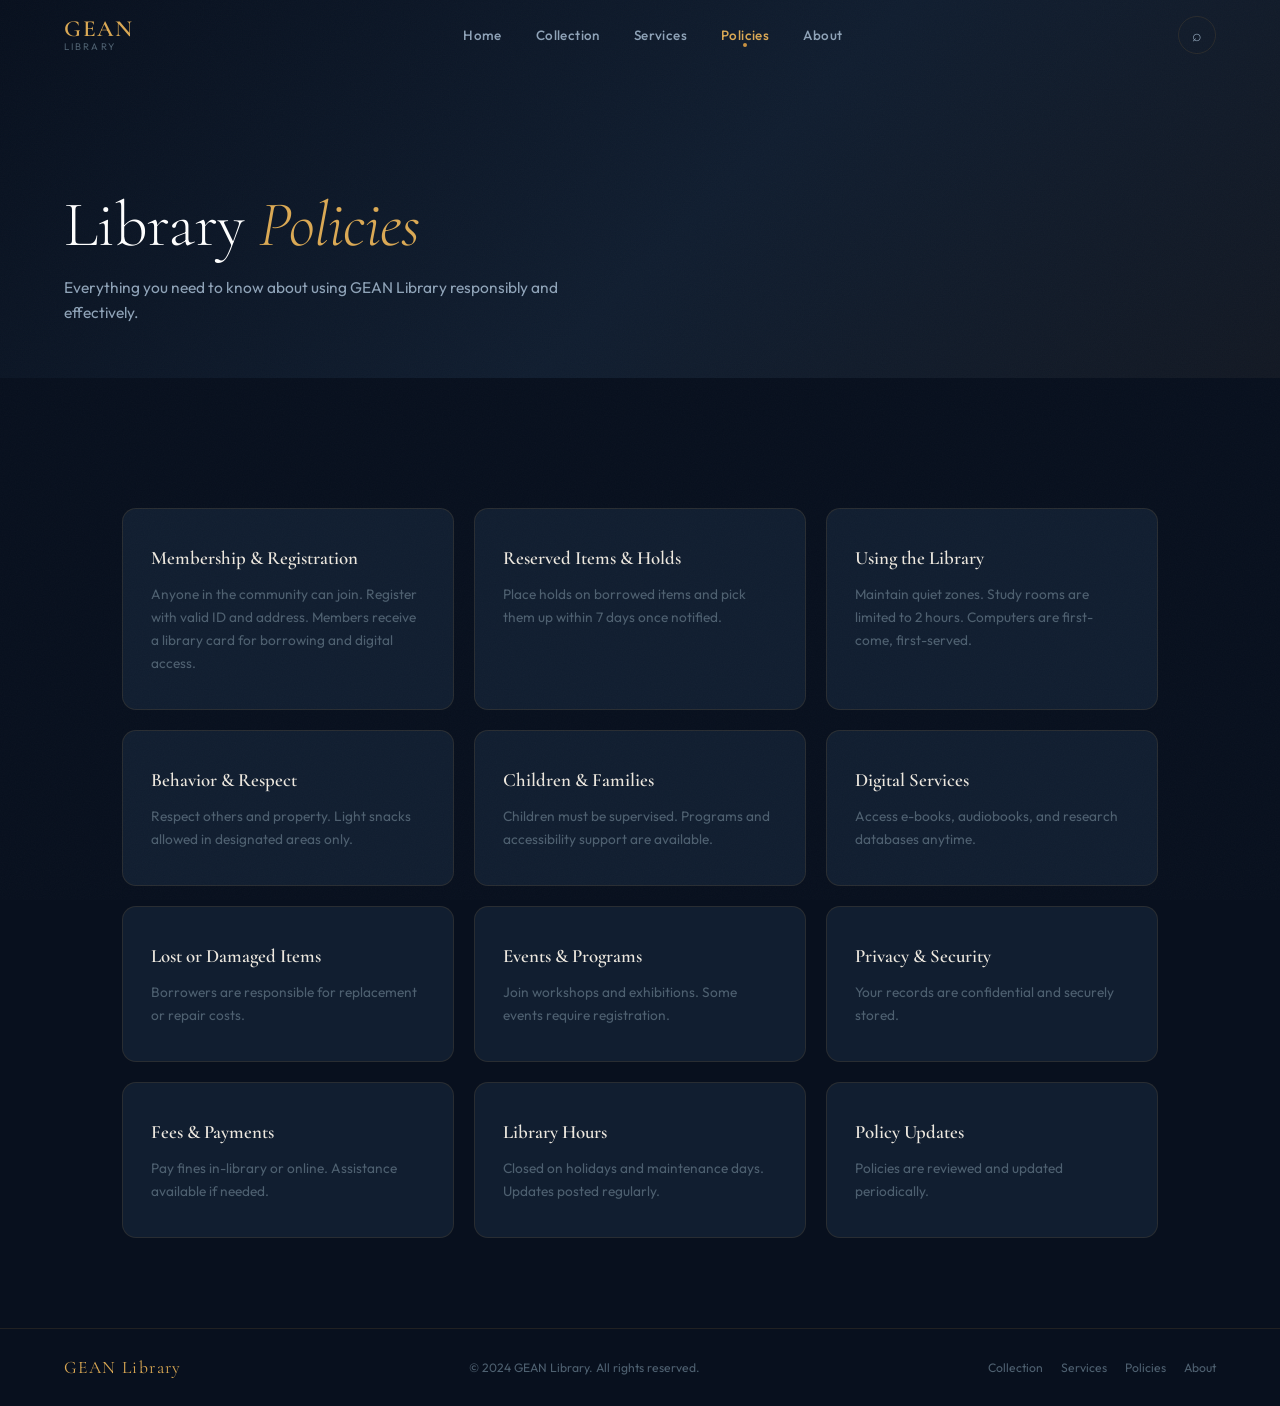
<file: policies.html>
<!DOCTYPE html>
<html lang="en">
<head>
  <meta charset="UTF-8">
  <meta name="viewport" content="width=device-width, initial-scale=1.0">
  <title>Policies — GEAN Library</title>
  <link rel="stylesheet" href="style.css">
</head>
<body>

<!-- ══ SEARCH OVERLAY ════════════════════════════════════════ -->
<div id="searchOverlay" class="search-overlay" role="dialog" aria-label="Search books">
  <div class="search-box">
    <div class="search-input-wrap">
      <span class="search-ico">⌕</span>
      <input id="searchInput" type="text" placeholder="Search books, categories…" autocomplete="off" spellcheck="false">
      <button id="searchCloseBtn" class="search-close-btn" aria-label="Close search">✕</button>
    </div>
    <p class="search-meta">Press <kbd>Esc</kbd> to close &nbsp;·&nbsp; <kbd>Ctrl K</kbd> to open</p>
    <div id="searchResults" role="listbox" aria-label="Search results"></div>
  </div>
</div>

<!-- ══ NAVIGATION ════════════════════════════════════════════ -->
<nav class="nav" role="navigation" aria-label="Main navigation">
  <a href="index.html" class="nav-brand" aria-label="GEAN Library home">
    <span class="nav-brand-name">GEAN</span>
    <span class="nav-brand-sub">Library</span>
  </a>

  <ul class="nav-links" role="list">
    <li><a href="index.html">Home</a></li>
    <li><a href="collection.html">Collection</a></li>
    <li><a href="services.html">Services</a></li>
    <li><a href="policies.html">Policies</a></li>
    <li><a href="about.html">About</a></li>
  </ul>

  <button id="navSearchBtn" class="nav-search-btn" aria-label="Open search">⌕</button>
  <button id="navBurger" class="nav-burger" aria-label="Toggle menu" aria-expanded="false">
    <span></span><span></span><span></span>
  </button>
</nav>

<!-- Mobile drawer -->
<nav id="navDrawer" class="nav-drawer" aria-label="Mobile navigation">
  <a href="index.html">Home</a>
  <a href="collection.html">Collection</a>
  <a href="services.html">Services</a>
  <a href="policies.html">Policies</a>
  <a href="about.html">About</a>
</nav>

<!-- HERO -->
<section class="page-hero">
  <div class="ph-inner">
    <h1 class="ph-title">Library <em>Policies</em></h1>
    <p class="ph-sub">Everything you need to know about using GEAN Library responsibly and effectively.</p>
  </div>
</section>

<!-- CONTENT -->
<section class="sec">
  <div class="wrap">

    <div class="srv-grid">

      <div class="srv-card">
        <h3 class="srv-title">Membership & Registration</h3>
        <p class="srv-desc">
          Anyone in the community can join. Register with valid ID and address. 
          Members receive a library card for borrowing and digital access.
        </p>
      </div>

      <div class="srv-card">
        <h3 class="srv-title">Reserved Items & Holds</h3>
        <p class="srv-desc">
          Place holds on borrowed items and pick them up within 7 days once notified.
        </p>
      </div>

      <div class="srv-card">
        <h3 class="srv-title">Using the Library</h3>
        <p class="srv-desc">
          Maintain quiet zones. Study rooms are limited to 2 hours. Computers are first-come, first-served.
        </p>
      </div>

      <div class="srv-card">
        <h3 class="srv-title">Behavior & Respect</h3>
        <p class="srv-desc">
          Respect others and property. Light snacks allowed in designated areas only.
        </p>
      </div>

      <div class="srv-card">
        <h3 class="srv-title">Children & Families</h3>
        <p class="srv-desc">
          Children must be supervised. Programs and accessibility support are available.
        </p>
      </div>

      <div class="srv-card">
        <h3 class="srv-title">Digital Services</h3>
        <p class="srv-desc">
          Access e-books, audiobooks, and research databases anytime.
        </p>
      </div>

      <div class="srv-card">
        <h3 class="srv-title">Lost or Damaged Items</h3>
        <p class="srv-desc">
          Borrowers are responsible for replacement or repair costs.
        </p>
      </div>

      <div class="srv-card">
        <h3 class="srv-title">Events & Programs</h3>
        <p class="srv-desc">
          Join workshops and exhibitions. Some events require registration.
        </p>
      </div>

      <div class="srv-card">
        <h3 class="srv-title">Privacy & Security</h3>
        <p class="srv-desc">
          Your records are confidential and securely stored.
        </p>
      </div>

      <div class="srv-card">
        <h3 class="srv-title">Fees & Payments</h3>
        <p class="srv-desc">
          Pay fines in-library or online. Assistance available if needed.
        </p>
      </div>

      <div class="srv-card">
        <h3 class="srv-title">Library Hours</h3>
        <p class="srv-desc">
          Closed on holidays and maintenance days. Updates posted regularly.
        </p>
      </div>

      <div class="srv-card">
        <h3 class="srv-title">Policy Updates</h3>
        <p class="srv-desc">
          Policies are reviewed and updated periodically.
        </p>
      </div>

    </div>
  </div>
</section>

<footer>
  <span class="ft-brand">GEAN Library</span>
  <span class="ft-copy">&copy; 2024 GEAN Library. All rights reserved.</span>
  <nav class="ft-links" aria-label="Footer navigation">
    <a href="collection.html">Collection</a>
    <a href="services.html">Services</a>
    <a href="policies.html">Policies</a>
    <a href="about.html">About</a>
  </nav>
</footer>

<script src="script.js"></script>
</body>
</html>
</file>
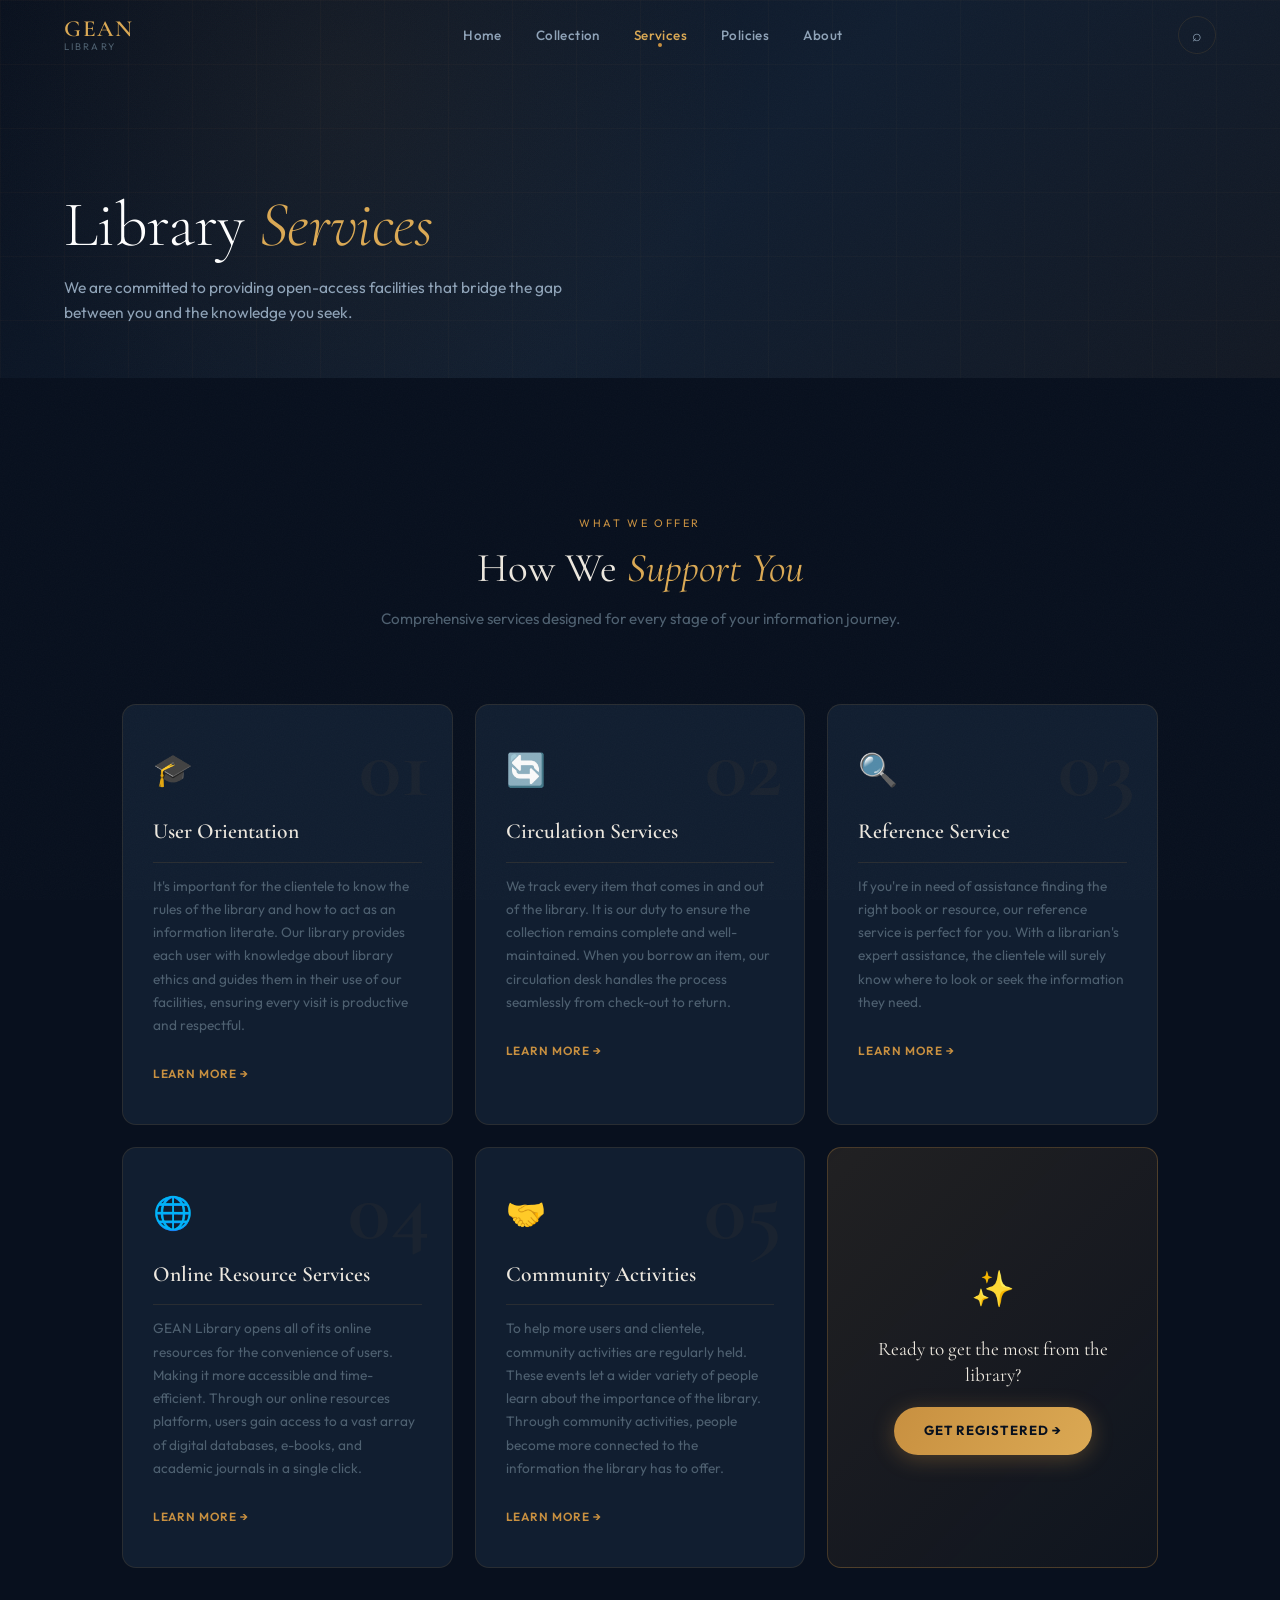
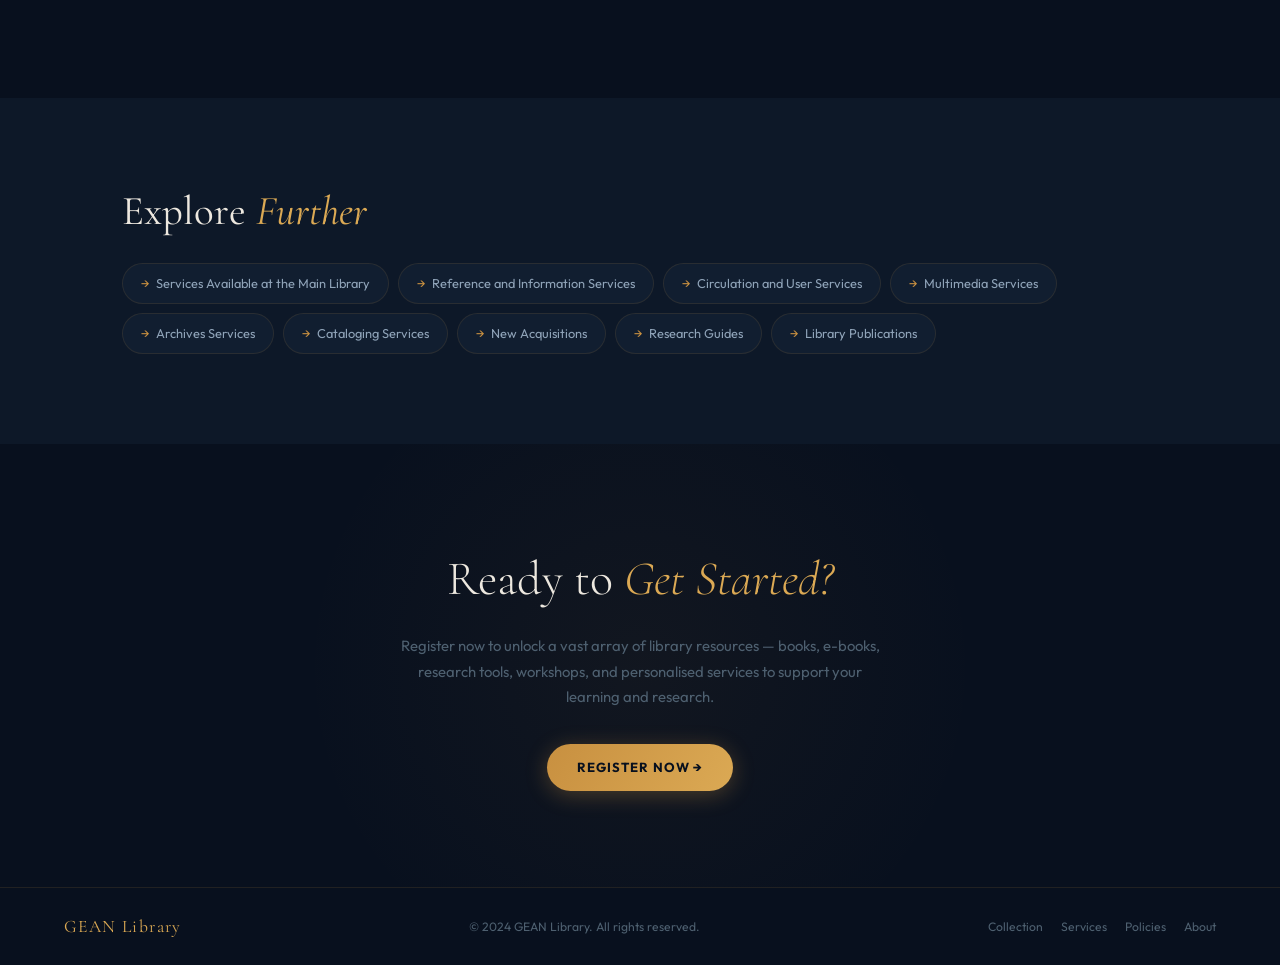
<file: services.html>
<!DOCTYPE html>
<html lang="en">
<head>
  <meta charset="UTF-8">
  <meta name="viewport" content="width=device-width, initial-scale=1.0">
  <title>Services — GEAN Library</title>
  <link rel="stylesheet" href="style.css">
</head>
<body>

<!-- ══ SEARCH OVERLAY ════════════════════════════════════════ -->
<div id="searchOverlay" class="search-overlay" role="dialog">
  <div class="search-box">
    <div class="search-input-wrap">
      <span class="search-ico">⌕</span>
      <input id="searchInput" type="text" placeholder="Search books, categories…" autocomplete="off" spellcheck="false">
      <button id="searchCloseBtn" class="search-close-btn">✕</button>
    </div>
    <p class="search-meta">Press <kbd>Esc</kbd> to close &nbsp;·&nbsp; <kbd>Ctrl K</kbd> to open</p>
    <div id="searchResults" role="listbox"></div>
  </div>
</div>

<!-- ══ NAV ═══════════════════════════════════════════════════ -->
<nav class="nav">
  <a href="index.html" class="nav-brand">
    <span class="nav-brand-name">GEAN</span>
    <span class="nav-brand-sub">Library</span>
  </a>
  <ul class="nav-links">
    <li><a href="index.html">Home</a></li>
    <li><a href="collection.html">Collection</a></li>
    <li><a href="services.html">Services</a></li>
    <li><a href="policies.html">Policies</a></li>
    <li><a href="about.html">About</a></li>
  </ul>
  <button id="navSearchBtn" class="nav-search-btn">⌕</button>
  <button id="navBurger" class="nav-burger"><span></span><span></span><span></span></button>
</nav>
<nav id="navDrawer" class="nav-drawer">
  <a href="index.html">Home</a>
  <a href="collection.html">Collection</a>
  <a href="services.html">Services</a>
  <a href="policies.html">Policies</a>
  <a href="about.html">About</a>
</nav>

<!-- ══ PAGE HERO ═════════════════════════════════════════════ -->
<header class="page-hero" style="padding-top:70px">
  <div class="ph-grid"></div>
  <div class="ph-glow"></div>
  <div class="ph-inner">
    <h1 class="ph-title">Library <em>Services</em></h1>
    <p class="ph-sub">We are committed to providing open-access facilities that bridge the gap between you and the knowledge you seek.</p>
  </div>
</header>

<!-- ══ SERVICES GRID ═════════════════════════════════════════ -->
<section class="sec" style="background:var(--navy)" aria-labelledby="svc-heading">
  <div class="wrap">
    <header class="center" style="margin-bottom:52px">
      <p class="sec-tag">What We Offer</p>
      <h2 class="sec-title" id="svc-heading">How We <em>Support You</em></h2>
      <p class="sec-desc">Comprehensive services designed for every stage of your information journey.</p>
    </header>

    <div class="svc-grid">

      <div class="svc-card reveal d1" data-n="01">
        <span class="svc-ico">🎓</span>
        <h3 class="svc-title">User Orientation</h3>
        <p class="svc-desc">It's important for the clientele to know the rules of the library and how to act as an information literate. Our library provides each user with knowledge about library ethics and guides them in their use of our facilities, ensuring every visit is productive and respectful.</p>
        <button class="btn-learn">Learn more →</button>
      </div>

      <div class="svc-card reveal d2" data-n="02">
        <span class="svc-ico">🔄</span>
        <h3 class="svc-title">Circulation Services</h3>
        <p class="svc-desc">We track every item that comes in and out of the library. It is our duty to ensure the collection remains complete and well-maintained. When you borrow an item, our circulation desk handles the process seamlessly from check-out to return.</p>
        <button class="btn-learn">Learn more →</button>
      </div>

      <div class="svc-card reveal d3" data-n="03">
        <span class="svc-ico">🔍</span>
        <h3 class="svc-title">Reference Service</h3>
        <p class="svc-desc">If you're in need of assistance finding the right book or resource, our reference service is perfect for you. With a librarian's expert assistance, the clientele will surely know where to look or seek the information they need.</p>
        <button class="btn-learn">Learn more →</button>
      </div>

      <div class="svc-card reveal d1" data-n="04">
        <span class="svc-ico">🌐</span>
        <h3 class="svc-title">Online Resource Services</h3>
        <p class="svc-desc">GEAN Library opens all of its online resources for the convenience of users. Making it more accessible and time-efficient. Through our online resources platform, users gain access to a vast array of digital databases, e-books, and academic journals in a single click.</p>
        <button class="btn-learn">Learn more →</button>
      </div>

      <div class="svc-card reveal d2" data-n="05">
        <span class="svc-ico">🤝</span>
        <h3 class="svc-title">Community Activities</h3>
        <p class="svc-desc">To help more users and clientele, community activities are regularly held. These events let a wider variety of people learn about the importance of the library. Through community activities, people become more connected to the information the library has to offer.</p>
        <button class="btn-learn">Learn more →</button>
      </div>

      <!-- CTA card -->
      <div class="svc-card reveal d3"
           style="background:linear-gradient(135deg,rgba(200,144,64,.13),rgba(200,144,64,.04));border-color:rgba(200,144,64,.28);display:flex;flex-direction:column;align-items:center;justify-content:center;text-align:center;gap:18px;">
        <span style="font-size:2.2rem">✨</span>
        <p style="font-family:var(--font-d);font-size:1.2rem;color:var(--text-1);line-height:1.4">
          Ready to get the most from the library?
        </p>
        <a href="about.html" class="btn-gold">Get Registered →</a>
      </div>

    </div>
  </div>
</section>

<!-- ══ TABLE OF CONTENTS ══════════════════════════════════════ -->
<section class="toc-sec sec" style="background:var(--navy-mid)">
  <div class="wrap">
    <h2 class="sec-title reveal" style="margin-bottom:28px">Explore <em>Further</em></h2>
    <div class="toc-links reveal d1">
      <a href="#" class="toc-lnk">Services Available at the Main Library</a>
      <a href="#" class="toc-lnk">Reference and Information Services</a>
      <a href="#" class="toc-lnk">Circulation and User Services</a>
      <a href="#" class="toc-lnk">Multimedia Services</a>
      <a href="#" class="toc-lnk">Archives Services</a>
      <a href="#" class="toc-lnk">Cataloging Services</a>
      <a href="#" class="toc-lnk">New Acquisitions</a>
      <a href="#" class="toc-lnk">Research Guides</a>
      <a href="#" class="toc-lnk">Library Publications</a>
    </div>
  </div>
</section>

<!-- ══ REGISTER CTA ══════════════════════════════════════════ -->
<section class="register-sec">
  <div class="wrap" style="position:relative;z-index:1">
    <h2 class="reveal">Ready to <em>Get Started?</em></h2>
    <p class="reveal d1">Register now to unlock a vast array of library resources — books, e-books, research tools, workshops, and personalised services to support your learning and research.</p>
    <a href="about.html" class="btn-gold reveal d2">Register Now →</a>
  </div>
</section>

<!-- ══ FOOTER ════════════════════════════════════════════════ -->
<footer>
  <span class="ft-brand">GEAN Library</span>
  <span class="ft-copy">&copy; 2024 GEAN Library. All rights reserved.</span>
  <nav class="ft-links">
    <a href="collection.html">Collection</a>
    <a href="services.html">Services</a>
    <a href="policies.html">Policies</a>
    <a href="about.html">About</a>
  </nav>
</footer>

<script src="script.js" defer></script>
</body>
</html>
</file>
<file: style.css>
/* ═══════════════════════════════════════════════════════════════
   GEAN LIBRARY — Global Design System
   Theme : Dark Luxury Editorial
   Fonts : Cormorant Garamond (display) · Outfit (body)
   ═══════════════════════════════════════════════════════════════ */

@import url('https://fonts.googleapis.com/css2?family=Cormorant+Garamond:ital,wght@0,300;0,400;0,500;0,600;0,700;1,300;1,400;1,600;1,700&family=Outfit:wght@300;400;500;600;700&display=swap');

/* ── 1. CSS Variables ───────────────────────────────────────── */
:root {
  --navy:         #08101e;
  --navy-mid:     #0d1828;
  --navy-light:   #162135;
  --navy-card:    #111e30;
  --slate:        #1e2f45;
  --gold:         #c89040;
  --gold-light:   #dba954;
  --gold-pale:    #f2d898;
  --cream:        #f7f2e8;
  --white:        #ffffff;
  --text-1:       #ede8df;   /* primary */
  --text-2:       #8fa3b8;   /* secondary */
  --text-3:       #4e6070;   /* muted */
  --border:       rgba(200,144,64,.13);
  --border-h:     rgba(200,144,64,.32);

  /* Gradients */
  --g-hero:  linear-gradient(135deg, #08101e 0%, #111e30 55%, #131924 100%);
  --g-gold:  linear-gradient(120deg, #c89040 0%, #dba954 100%);
  --g-card:  linear-gradient(155deg, #131e2e 0%, #0d1828 100%);

  /* Shadows / Glows */
  --glow:        0 0 48px rgba(200,144,64,.22);
  --shadow-card: 0 8px 36px rgba(0,0,0,.5);
  --shadow-lift: 0 24px 64px rgba(0,0,0,.65);

  /* Shape */
  --r-sm: 8px;
  --r-md: 14px;
  --r-lg: 22px;
  --r-xl: 32px;

  --ease: cubic-bezier(.4,0,.2,1);
  --t:    0.35s;

  --font-d: 'Cormorant Garamond', Georgia, serif;
  --font-b: 'Outfit', system-ui, sans-serif;
}

/* ── 2. Reset ───────────────────────────────────────────────── */
*,*::before,*::after { margin:0; padding:0; box-sizing:border-box; }
html { scroll-behavior:smooth; font-size:16px; }
body {
  font-family: var(--font-b);
  background: var(--navy);
  color: var(--text-1);
  line-height: 1.65;
  -webkit-font-smoothing: antialiased;
  overflow-x: hidden;
}
img  { display:block; max-width:100%; }
a    { color:inherit; text-decoration:none; }
ul   { list-style:none; }
button { cursor:pointer; font-family:var(--font-b); }
input,button { outline:none; }

/* ── 3. Scrollbar ───────────────────────────────────────────── */
::-webkit-scrollbar       { width:5px; }
::-webkit-scrollbar-track { background:var(--navy); }
::-webkit-scrollbar-thumb { background:var(--slate); border-radius:3px; }
::-webkit-scrollbar-thumb:hover { background:var(--gold); }
::selection { background:rgba(200,144,64,.28); color:var(--gold-pale); }

/* ── 4. Grain overlay ───────────────────────────────────────── */
body::after {
  content:'';
  position:fixed; inset:0;
  background-image:url("data:image/svg+xml,%3Csvg xmlns='http://www.w3.org/2000/svg' width='300' height='300'%3E%3Cfilter id='n'%3E%3CfeTurbulence type='fractalNoise' baseFrequency='0.85' numOctaves='4' stitchTiles='stitch'/%3E%3C/filter%3E%3Crect width='300' height='300' filter='url(%23n)' opacity='1'/%3E%3C/svg%3E");
  opacity:.025;
  pointer-events:none;
  z-index:9000;
}

/* ═══════════════════════════════════════════════════════════════
   NAVIGATION
   ═══════════════════════════════════════════════════════════════ */
.nav {
  position: fixed; top:0; left:0; right:0;
  z-index: 500;
  height: 70px;
  display: flex;
  align-items: center;
  justify-content: space-between;
  padding: 0 5%;
  transition: background var(--t) var(--ease), border-color var(--t) var(--ease);
  border-bottom: 1px solid transparent;
}
.nav.stuck {
  background: rgba(8,16,30,.93);
  backdrop-filter: blur(20px);
  -webkit-backdrop-filter: blur(20px);
  border-bottom-color: var(--border);
}

/* Brand */
.nav-brand {
  display: flex;
  flex-direction: column;
  gap: 1px;
  line-height: 1;
  text-decoration: none;
}
.nav-brand-name {
  font-family: var(--font-d);
  font-size: 1.45rem;
  font-weight: 600;
  color: var(--gold-light);
  letter-spacing: .07em;
}
.nav-brand-sub {
  font-size: .6rem;
  letter-spacing: .22em;
  text-transform: uppercase;
  color: var(--text-3);
}

/* Links */
.nav-links {
  display: flex;
  align-items: center;
  gap: 4px;
}
.nav-links a {
  font-size: .84rem;
  font-weight: 500;
  color: var(--text-2);
  padding: 7px 15px;
  border-radius: 50px;
  letter-spacing: .03em;
  transition: color var(--t), background var(--t);
  position: relative;
}
.nav-links a:hover { color:var(--gold-light); background:rgba(200,144,64,.07); }
.nav-links a.active { color:var(--gold-light); }
.nav-links a.active::after {
  content:'';
  position:absolute;
  bottom:3px; left:50%;
  transform:translateX(-50%);
  width:4px; height:4px;
  background:var(--gold);
  border-radius:50%;
}

/* Search icon button */
.nav-search-btn {
  width:38px; height:38px;
  border-radius:50%;
  border:1px solid var(--border);
  background:transparent;
  color:var(--text-2);
  font-size:1rem;
  display:flex; align-items:center; justify-content:center;
  transition:all var(--t);
  margin-left:6px;
}
.nav-search-btn:hover { border-color:var(--gold); color:var(--gold-light); background:rgba(200,144,64,.07); }

/* Hamburger */
.nav-burger {
  display:none;
  flex-direction:column;
  gap:5px;
  background:none; border:none; padding:4px;
}
.nav-burger span {
  display:block;
  width:24px; height:2px;
  background:var(--text-1);
  border-radius:2px;
  transition:all var(--t);
}
.nav-burger.open span:nth-child(1) { transform:rotate(45deg) translate(5px,5px); }
.nav-burger.open span:nth-child(2) { opacity:0; transform:translateX(-8px); }
.nav-burger.open span:nth-child(3) { transform:rotate(-45deg) translate(5px,-5px); }

/* Mobile drawer */
.nav-drawer {
  position:fixed; inset:0; top:70px;
  background:rgba(8,16,30,.97);
  backdrop-filter:blur(24px);
  z-index:490;
  display:none;
  flex-direction:column;
  align-items:center;
  justify-content:center;
  gap:10px;
}
.nav-drawer.open { display:flex; }
.nav-drawer a {
  font-family:var(--font-d);
  font-size:2rem;
  font-weight:500;
  color:var(--text-1);
  padding:10px 32px;
  letter-spacing:.04em;
  transition:color var(--t);
}
.nav-drawer a:hover { color:var(--gold-light); }

/* ═══════════════════════════════════════════════════════════════
   SEARCH OVERLAY
   ═══════════════════════════════════════════════════════════════ */
.search-overlay {
  position:fixed; inset:0;
  z-index:800;
  background:rgba(8,16,30,.96);
  backdrop-filter:blur(28px);
  display:flex;
  align-items:flex-start;
  justify-content:center;
  padding-top:130px;
  opacity:0;
  visibility:hidden;
  transition:opacity .3s ease, visibility .3s ease;
}
.search-overlay.open { opacity:1; visibility:visible; }

.search-box {
  width:100%;
  max-width:700px;
  padding:0 24px;
}

.search-input-wrap {
  display:flex;
  align-items:center;
  background:var(--navy-light);
  border:1.5px solid var(--border-h);
  border-radius:var(--r-lg);
  overflow:hidden;
  transition:border-color var(--t), box-shadow var(--t);
}
.search-input-wrap:focus-within {
  border-color:var(--gold);
  box-shadow:var(--glow);
}

.search-ico {
  padding:0 20px;
  color:var(--gold);
  font-size:1.15rem;
  flex-shrink:0;
}

#searchInput {
  flex:1;
  background:transparent;
  border:none;
  font-family:var(--font-d);
  font-size:1.7rem;
  font-weight:300;
  color:var(--text-1);
  padding:18px 0;
  letter-spacing:.02em;
}
#searchInput::placeholder { color:var(--text-3); }

.search-close-btn {
  background:none;
  border:none;
  color:var(--text-3);
  font-size:1.5rem;
  padding:0 20px;
  transition:color var(--t);
  line-height:1;
}
.search-close-btn:hover { color:var(--gold-light); }

.search-meta {
  margin-top:14px;
  padding-left:58px;
  font-size:.75rem;
  color:var(--text-3);
  letter-spacing:.05em;
}
.search-meta kbd {
  background:var(--navy-light);
  border:1px solid var(--border);
  border-radius:4px;
  padding:1px 7px;
  font-family:var(--font-b);
  font-size:.7rem;
  color:var(--text-2);
}

/* Results list */
#searchResults {
  margin-top:22px;
  display:flex;
  flex-direction:column;
  gap:8px;
  max-height:54vh;
  overflow-y:auto;
  padding-right:2px;
}
#searchResults::-webkit-scrollbar { width:3px; }
#searchResults::-webkit-scrollbar-thumb { background:var(--slate); }

.sr-item {
  display:flex;
  align-items:center;
  gap:16px;
  background:var(--navy-light);
  border:1px solid var(--border);
  border-radius:var(--r-md);
  padding:13px 18px;
  cursor:pointer;
  transition:all var(--t);
  animation:srIn .22s var(--ease) both;
}
.sr-item:hover {
  border-color:var(--gold);
  background:var(--navy-card);
  transform:translateX(5px);
}
@keyframes srIn {
  from { opacity:0; transform:translateY(8px); }
  to   { opacity:1; transform:translateY(0); }
}
.sr-cover {
  width:40px; height:56px;
  border-radius:4px;
  object-fit:cover;
  flex-shrink:0;
  background:var(--slate);
}
.sr-info { flex:1; min-width:0; }
.sr-title {
  font-family:var(--font-d);
  font-size:1.05rem;
  font-weight:600;
  color:var(--text-1);
  white-space:nowrap;
  overflow:hidden;
  text-overflow:ellipsis;
}
.sr-cat {
  font-size:.72rem;
  color:var(--gold);
  text-transform:uppercase;
  letter-spacing:.12em;
  margin-top:3px;
}
.sr-arrow { color:var(--text-3); font-size:.95rem; }
.sr-item:hover .sr-arrow { color:var(--gold); }

.search-empty {
  text-align:center;
  padding:40px;
  font-family:var(--font-d);
  font-size:1.3rem;
  font-style:italic;
  color:var(--text-3);
}

/* ═══════════════════════════════════════════════════════════════
   SHARED LAYOUT HELPERS
   ═══════════════════════════════════════════════════════════════ */
.wrap   { 
  max-width:1280px; 
  margin:0 auto; 
  padding:0 5%; }
.sec    { 
  padding:90px 5%;
  margin-top: 40px; 
}
.sec2    { 
  margin-top: 0px; 
}
.sec-sm { padding:56px 5%; }

.sec-tag {
  display:inline-flex;
  align-items:center;
  gap:10px;
  font-size:.68rem;
  letter-spacing:.24em;
  text-transform:uppercase;
  color:var(--gold);
  margin-bottom:12px;
}
.sec-tag::before {
  content:'';
  display:block;
  width:26px; height:1px;
  background:var(--gold);
  opacity:.6;
}

.sec-title {
  font-family:var(--font-d);
  font-size:clamp(1.9rem,3.2vw,2.8rem);
  font-weight:400;
  color:var(--text-1);
  line-height:1.15;
  margin-bottom:14px;
}
.sec-title em { font-style:italic; color:var(--gold-light); }

.sec-desc {
  padding-bottom: 20px;
  font-size:.95rem;
  color:var(--text-3);
  max-width:980px;
  line-height:1.72;
}

.center { text-align:center; }
.center .sec-desc { margin:0 auto; }
.center .sec-tag  { justify-content:center; }
.center .sec-tag::before { display:none; }

/* ── Scroll-reveal ───────────────────────────────────────────── */
.reveal {
  opacity:0;
  transform:translateY(30px);
  transition:opacity .7s var(--ease), transform .7s var(--ease);
}
.reveal.in { opacity:1; transform:translateY(0); }
.d1 { transition-delay:.08s; }
.d2 { transition-delay:.16s; }
.d3 { transition-delay:.24s; }
.d4 { transition-delay:.32s; }
.d5 { transition-delay:.40s; }

/* ── Buttons ─────────────────────────────────────────────────── */
.btn-gold {
  display:inline-flex; align-items:center; gap:9px;
  background:var(--g-gold);
  color:var(--navy);
  font-weight:700; font-size:.82rem;
  letter-spacing:.08em; text-transform:uppercase;
  padding:13px 30px;
  border-radius:50px; border:none;
  transition:all var(--t);
  box-shadow:0 4px 22px rgba(200,144,64,.32);
}
.btn-gold:hover { transform:translateY(-2px); box-shadow:0 8px 36px rgba(200,144,64,.5); }

.btn-ghost {
  display:inline-flex; align-items:center; gap:9px;
  background:transparent;
  color:var(--text-1);
  font-weight:500; font-size:.82rem;
  letter-spacing:.05em;
  padding:12px 26px;
  border-radius:50px;
  border:1px solid var(--border-h);
  transition:all var(--t);
}
.btn-ghost:hover { border-color:var(--gold); color:var(--gold-light); background:rgba(200,144,64,.06); }

/* ═══════════════════════════════════════════════════════════════
   INDEX — HERO
   ═══════════════════════════════════════════════════════════════ */
.hero {
  min-height:100vh;
  display:flex;
  align-items:center;
  position:relative;
  overflow:hidden;
  background:var(--g-hero);
}

/* Content grid */
.hero-inner {
  position:relative; z-index:2;
  max-width:1280px; margin:0 auto;
  padding:130px 5% 90px;
  display:grid;
  grid-template-columns:1fr 1fr;
  gap:60px;
  align-items:center;
  width:100%;
}
.hero-left{
  padding-left: 90px;

}
.hero-title {
  font-family:var(--font-d);
  font-size:clamp(3rem,5.8vw,5.4rem);
  font-weight:300;
  line-height:1.07;
  color:var(--white);
  letter-spacing:-.01em;
  margin-bottom:26px;
  opacity:0; animation:fadeUp .9s .2s var(--ease) both;
}
.hero-title em   { font-style:italic; color:var(--gold-light); }
.hero-title strong { display:block; font-weight:700; }

.hero-desc {
  font-size:1.03rem;
  color:var(--text-2);
  max-width:430px;
  line-height:1.78;
  margin-bottom:40px;
  opacity:0; animation:fadeUp .9s .3s var(--ease) both;
}

.hero-btns {
  display:flex; gap:14px; flex-wrap:wrap;
  opacity:0; animation:fadeUp .9s .4s var(--ease) both;
}

/* Right — floating book cards */
.hero-visual {
  display:flex; align-items:center; justify-content:center;
  position:relative;
  opacity:0; animation:fadeLeft .9s .5s var(--ease) both;
}
@keyframes fadeLeft {
  from{opacity:0;transform:translateX(40px);}
  to{opacity:1;transform:translateX(0);}
}
@keyframes fadeUp {
  from{opacity:0;transform:translateY(28px);}
  to{opacity:1;transform:translateY(0);}
}

.hv-wrap {
  margin-right: 300px;
  position:relative;
  width:300px; height:420px;
}
.hv-card {
  position:absolute;
  border-radius:var(--r-md);
  overflow:hidden;
  box-shadow:var(--shadow-card);
  border:1px solid var(--border);
}
.hv-card:nth-child(1) {
  width:220px; height:290px;
  top:70px; left:30px;
  background:var(--g-card);
  transform:rotate(-4deg);
  animation:hv1 6s ease-in-out infinite;
  z-index:2;
}
.hv-card:nth-child(2) {
  width:175px; height:235px;
  top:15px; right:10px;
  background:linear-gradient(140deg,#162535,#0f1d2b);
  border-color:rgba(200,144,64,.18);
  transform:rotate(6deg);
  animation:hv2 7.5s ease-in-out infinite;
  z-index:1;
}
.hv-card:nth-child(3) {
  width:148px; height:196px;
  bottom:10px; right:55px;
  background:linear-gradient(140deg,#1e1630,#110e1e);
  border-color:rgba(110,70,170,.18);
  transform:rotate(-2deg);
  animation:hv3 8.5s ease-in-out infinite;
  z-index:3;
}
@keyframes hv1 { 0%,100%{transform:rotate(-4deg) translateY(0)} 50%{transform:rotate(-4deg) translateY(-13px)} }
@keyframes hv2 { 0%,100%{transform:rotate(6deg)  translateY(0)} 50%{transform:rotate(6deg)  translateY(-9px)} }
@keyframes hv3 { 0%,100%{transform:rotate(-2deg) translateY(0)} 50%{transform:rotate(-2deg) translateY(-16px)} }

.hv-inner {
  width:100%; height:100%;
  display:flex; flex-direction:column;
  align-items:center; justify-content:center;
  gap:12px; padding:22px;
}
.hv-icon { font-size:2.4rem; filter:drop-shadow(0 0 14px rgba(200,144,64,.4)); }
.hv-lines { width:55%; display:flex; flex-direction:column; gap:8px; }
.hv-lines span { height:2px; border-radius:1px; background:rgba(200,144,64,.3); }
.hv-lines span:nth-child(1){width:100%}
.hv-lines span:nth-child(2){width:72%}
.hv-lines span:nth-child(3){width:88%}

.hv-glow {
  position:absolute;
  width:280px; height:280px;
  background:radial-gradient(circle,rgba(200,144,64,.13) 0%,transparent 70%);
  border-radius:50%;
  pointer-events:none;
}

/* ═══════════════════════════════════════════════════════════════
   INDEX — CATEGORIES
   ═══════════════════════════════════════════════════════════════ */
.cat-section { background:var(--navy-mid); }

.cat-grid {
  display:grid;
  grid-template-columns:repeat(5,1fr);
  gap:16px;
}
.cat-card {
  display:block;
  background:var(--navy-card);
  border:1px solid var(--border);
  border-radius:var(--r-md);
  padding:32px 18px;
  text-align:center;
  transition:all var(--t);
  position:relative; overflow:hidden;
  text-decoration:none;
}
.cat-card::before {
  content:'';
  position:absolute; inset:0;
  background:var(--g-gold);
  opacity:0;
  transition:opacity var(--t);
}
.cat-card:hover { border-color:var(--gold); transform:translateY(-6px); box-shadow:var(--glow); }
.cat-card:hover::before { opacity:.06; }
.cat-card:hover .cat-icon { transform:scale(1.18); }

.cat-icon {
  font-size:2.4rem; display:block;
  margin-bottom:13px;
  transition:transform var(--t);
  position:relative;
}
.cat-name {
  font-family:var(--font-d);
  font-size:1.08rem; font-weight:600;
  color:var(--text-1); margin-bottom:5px;
  position:relative;
}
.cat-count {
  font-size:.72rem; color:var(--text-3);
  letter-spacing:.08em; position:relative;
}

/* ═══════════════════════════════════════════════════════════════
   INDEX — FEATURED BOOKS
   ═══════════════════════════════════════════════════════════════ */
.books-section { background:var(--navy); }
.books-hdr { display:flex; justify-content:space-between; align-items:flex-end; margin-bottom:40px; flex-wrap:wrap; gap:20px; }

.books-grid {
  display:grid;
  grid-template-columns:repeat(4,1fr);
  gap:22px;
}

/* ── Book card ───────────────────────────────────────────────── */
.book-card {
  background:var(--navy-card);
  border:1px solid var(--border);
  border-radius:var(--r-md);
  overflow:hidden;
  display:flex; flex-direction:column;
  transition:all var(--t);
  cursor:pointer;
}
.book-card:hover {
  transform:translateY(-10px);
  box-shadow:var(--shadow-lift);
  border-color:rgba(200,144,64,.28);
}

.book-cover {
  position:relative; overflow:hidden;
  height:260px; background:var(--slate);
  flex-shrink:0;
}
.book-cover img {
  width:100%; height:100%; object-fit:cover;
  transition:transform .55s var(--ease);
}
.book-card:hover .book-cover img { transform:scale(1.07); }

/* CSS-only fallback covers */
.book-cover-fake {
  width:100%; height:100%;
  display:flex; flex-direction:column;
  align-items:center; justify-content:center;
  gap:14px; padding:24px;
  position:relative;
}
.bcf-spine {
  position:absolute; left:13px; top:18%; bottom:18%;
  width:5px; border-radius:3px; opacity:.55;
}
.bcf-label {
  font-family:var(--font-d);
  font-size:.85rem; font-weight:600;
  color:rgba(255,255,255,.65);
  text-align:center; line-height:1.3;
  z-index:1;
}
.bcf-lines {
  display:flex; flex-direction:column; gap:8px;
  width:52%; z-index:1;
}
.bcf-lines span { height:1.5px; border-radius:1px; background:rgba(255,255,255,.18); }
.bcf-lines span:nth-child(1){width:100%}
.bcf-lines span:nth-child(2){width:65%}
.bcf-lines span:nth-child(3){width:82%}

.book-overlay {
  position:absolute; inset:0;
  background:linear-gradient(to top,rgba(8,16,30,.92) 0%,transparent 55%);
  display:flex; align-items:flex-end; padding:14px;
  opacity:0; transition:opacity var(--t);
}
.book-card:hover .book-overlay { opacity:1; }
.btn-add {
  width:100%; background:var(--g-gold); color:var(--navy);
  border:none; border-radius:var(--r-sm);
  padding:10px; font-weight:700; font-size:.75rem;
  letter-spacing:.08em; text-transform:uppercase;
  transition:filter var(--t);
}
.btn-add:hover { filter:brightness(1.1); }

.book-body { padding:16px; }
.book-title {
  font-family:var(--font-d);
  font-size:1.02rem; font-weight:600;
  color:var(--text-1); line-height:1.3; margin-bottom:5px;
}
.book-cat {
  font-size:.7rem; color:var(--gold);
  text-transform:uppercase; letter-spacing:.12em;
}

/* ═══════════════════════════════════════════════════════════════
   INDEX — SERVICES PREVIEW
   ═══════════════════════════════════════════════════════════════ */
.services-prev { background:var(--navy-mid); }
.srv-grid {
  display:grid;
  grid-template-columns:repeat(3,1fr);
  gap:20px;
}
.srv-card {
  background:var(--navy-card);
  border:1px solid var(--border);
  border-radius:var(--r-md);
  padding:34px 28px;
  position:relative; overflow:hidden;
  transition:all var(--t);
}
.srv-card::after {
  content:''; position:absolute;
  top:0; left:0; right:0; height:2px;
  background:var(--g-gold);
  transform:scaleX(0); transform-origin:left;
  transition:transform var(--t);
}
.srv-card:hover { border-color:var(--border-h); transform:translateY(-4px); box-shadow:var(--shadow-card); }
.srv-card:hover::after { transform:scaleX(1); }

.srv-icon {
  width:50px; height:50px;
  background:rgba(200,144,64,.09);
  border:1px solid var(--border);
  border-radius:var(--r-sm);
  display:flex; align-items:center; justify-content:center;
  font-size:1.45rem; margin-bottom:18px;
  transition:all var(--t);
}
.srv-card:hover .srv-icon { background:rgba(200,144,64,.17); border-color:var(--gold); }
.srv-title {
  font-family:var(--font-d);
  font-size:1.18rem; font-weight:600;
  color:var(--text-1); margin-bottom:9px;
}
.srv-desc {
  font-size:.855rem; color:var(--text-3); line-height:1.68;
}
.srv-arrow {
  display:inline-flex; align-items:center; gap:6px;
  font-size:.76rem; color:var(--gold);
  font-weight:500; margin-top:18px;
  letter-spacing:.04em;
  transition:gap var(--t); text-decoration:none;
}
.srv-card:hover .srv-arrow { gap:11px; }

/* ═══════════════════════════════════════════════════════════════
   INDEX — NEWSLETTER
   ═══════════════════════════════════════════════════════════════ */
.nl-section { background:var(--navy-card); border-top:1px solid var(--border); border-bottom:1px solid var(--border); }
.nl-inner {
  max-width:1280px; margin:0 auto;
  padding:80px 5%;
  display:grid; grid-template-columns:1fr 1fr;
  gap:80px; align-items:center;
}
.nl-left h2 {
  font-family:var(--font-d);
  font-size:2.3rem; font-weight:400;
  color:var(--text-1); line-height:1.2; margin-bottom:12px;
}
.nl-left h2 em { font-style:italic; color:var(--gold-light); }
.nl-left p { color:var(--text-3); font-size:.9rem; line-height:1.72; margin-bottom:28px; }

.nl-contacts h4 {
  font-size:.65rem; letter-spacing:.2em;
  text-transform:uppercase; color:var(--gold); margin-bottom:12px;
}
.nl-ci {
  display:flex; align-items:center; gap:10px;
  font-size:.84rem; color:var(--text-2);
  padding:7px 0;
  border-bottom:1px solid var(--border);
}
.nl-ci:last-child { border:none; }

.nl-right h3 {
  font-family:var(--font-d);
  font-size:1.45rem; font-weight:600;
  color:var(--text-1); margin-bottom:8px;
}
.nl-right p { color:var(--text-3); font-size:.855rem; margin-bottom:22px; }
.nl-form { display:flex; flex-direction:column; gap:11px; }
.nl-input {
  width:100%;
  background:var(--navy-light);
  border:1px solid var(--border);
  border-radius:var(--r-sm);
  padding:13px 17px;
  font-family:var(--font-b); font-size:.9rem;
  color:var(--text-1);
  transition:border-color var(--t), box-shadow var(--t);
}
.nl-input::placeholder { color:var(--text-3); }
.nl-input:focus { border-color:var(--gold); box-shadow:0 0 0 3px rgba(200,144,64,.1); }

/* ═══════════════════════════════════════════════════════════════
   FOOTER
   ═══════════════════════════════════════════════════════════════ */
footer {
  background:var(--navy);
  border-top:1px solid var(--border);
  padding:24px 5%;
  display:flex; align-items:center; justify-content:space-between; gap:20px;
}
.ft-brand {
  font-family:var(--font-d);
  font-size:1.1rem; letter-spacing:.08em;
  color:var(--gold-light);
}
.ft-copy { font-size:.76rem; color:var(--text-3); }
.ft-links { display:flex; gap:18px; }
.ft-links a { font-size:.76rem; color:var(--text-3); transition:color var(--t); }
.ft-links a:hover { color:var(--gold-light); }

/* ═══════════════════════════════════════════════════════════════
   PAGE BANNER (inner pages)
   ═══════════════════════════════════════════════════════════════ */
.page-hero {
  min-height:42vh;
  display:flex; align-items:flex-end;
  padding-bottom:52px;
  position:relative; overflow:hidden;
  background:var(--g-hero);
}
.ph-grid {
  position:absolute; inset:0;
  background-image:
    linear-gradient(rgba(200,144,64,.03) 1px,transparent 1px),
    linear-gradient(90deg,rgba(200,144,64,.03) 1px,transparent 1px);
  background-size:64px 64px;
  pointer-events:none;
}
.ph-glow {
  position:absolute; bottom:-40%; left:-8%;
  width:70vw; height:70vw;
  background:radial-gradient(circle,rgba(200,144,64,.06) 0%,transparent 65%);
  pointer-events:none;
}
.ph-inner {
  position:relative; z-index:1;
  max-width:1280px; width:100%;
  margin:0 auto; padding:0 5%;
}
.ph-tag {
  font-size:.68rem; letter-spacing:.24em;
  text-transform:uppercase; color:var(--gold);
  display:flex; align-items:center; gap:10px;
  margin-bottom:14px;
}
.ph-tag::before { content:''; width:26px; height:1px; background:var(--gold); opacity:.6; }
.ph-title {
  font-family:var(--font-d);
  font-size:clamp(2.6rem,5vw,4.4rem);
  font-weight:300; color:var(--white);
  line-height:1.1; letter-spacing:-.01em;
}
.ph-title em { font-style:italic; color:var(--gold-light); }
.ph-sub { color:var(--text-2); font-size:.97rem; margin-top:14px; max-width:520px; }

/* ═══════════════════════════════════════════════════════════════
   COLLECTION PAGE
   ═══════════════════════════════════════════════════════════════ */

/* Sticky category nav */
.col-nav {
  background:var(--navy-mid);
  border-bottom:1px solid var(--border);
  position:sticky; top:70px; z-index:100;
}
.col-nav-inner {
  justify-content: center;
  max-width:1280px; margin:0 auto;
  padding:0 5%;
  display:flex; gap:2px;
  overflow-x:auto; scrollbar-width:none;
}
.col-nav-inner::-webkit-scrollbar { display:none; }
.col-btn {
  font-size:.8rem; font-weight:500;
  color:var(--text-3);
  padding:15px 18px;
  border:none; background:transparent;
  border-bottom:2px solid transparent;
  transition:all var(--t);
  white-space:nowrap; letter-spacing:.04em;
  cursor:pointer;
}
.col-btn:hover { color:var(--text-1); }
.col-btn.active { color:var(--gold-light); border-bottom-color:var(--gold); }

/* Book sections */
.book-sec { padding:68px 5%; }
.book-sec:nth-child(even) { background:var(--navy-mid); }

.bsec-hdr {
  display:flex; align-items:flex-end; justify-content:space-between;
  margin-bottom:38px; gap:20px; flex-wrap:wrap;
}

.cat-pill {
  display:inline-flex; align-items:center; gap:7px;
  background:rgba(200,144,64,.1); border:1px solid rgba(200,144,64,.22);
  color:var(--gold-light);
  padding:5px 16px; border-radius:50px;
  font-size:.72rem; letter-spacing:.13em;
  text-transform:uppercase; font-weight:600;
  margin-bottom:9px;
}
.bsec-hdr h2 {
  font-family:var(--font-d);
  font-size:1.95rem; font-weight:300; color:var(--text-1);
}
.bsec-hdr p {
  font-size:.85rem; color:var(--text-3);
  max-width:390px; line-height:1.6;
}

.book-grid-4 {
  display:grid;
  grid-template-columns:repeat(4,1fr);
  gap:22px;
}

/* ═══════════════════════════════════════════════════════════════
   SERVICES PAGE
   ═══════════════════════════════════════════════════════════════ */
.svc-grid {
  display:grid;
  grid-template-columns:repeat(3,1fr);
  gap:22px;
}
.svc-card {
  background:var(--navy-card);
  border:1px solid var(--border);
  border-radius:var(--r-md);
  padding:38px 30px;
  position:relative; overflow:hidden;
  transition:all var(--t);
}
.svc-card::before {
  content:attr(data-n);
  position:absolute; top:18px; right:22px;
  font-family:var(--font-d);
  font-size:5.5rem; font-weight:700;
  color:rgba(200,144,64,.05);
  line-height:1; pointer-events:none;
}
.svc-card:hover { border-color:var(--border-h); transform:translateY(-6px); box-shadow:var(--shadow-card); }

.svc-ico { font-size:2rem; margin-bottom:18px; display:block; }
.svc-title {
  font-family:var(--font-d);
  font-size:1.35rem; font-weight:600;
  color:var(--text-1); margin-bottom:12px;
  padding-bottom:12px; border-bottom:1px solid var(--border);
}
.svc-desc { font-size:.855rem; color:var(--text-3); line-height:1.7; margin-bottom:22px; }
.btn-learn {
  display:inline-flex; align-items:center; gap:7px;
  font-size:.74rem; font-weight:600;
  color:var(--gold); letter-spacing:.08em;
  text-transform:uppercase; border:none; background:none;
  padding:0; transition:gap var(--t),color var(--t);
  cursor:pointer;
}
.btn-learn:hover { gap:12px; color:var(--gold-light); }

.toc-sec { background:var(--navy-mid); }
.toc-links { display:flex; flex-wrap:wrap; gap:9px; }
.toc-lnk {
  display:inline-flex; align-items:center; gap:7px;
  background:var(--navy-card); border:1px solid var(--border);
  color:var(--text-2); font-size:.8rem; padding:9px 18px;
  border-radius:50px; transition:all var(--t);
}
.toc-lnk::before { content:'→'; color:var(--gold); }
.toc-lnk:hover { background:rgba(200,144,64,.08); border-color:var(--gold); color:var(--gold-light); }

.register-sec {
  text-align:center; padding:96px 5%;
  background:var(--navy); position:relative; overflow:hidden;
}
.register-sec::before {
  content:'';
  position:absolute; top:50%; left:50%;
  transform:translate(-50%,-50%);
  width:55vw; height:55vw;
  background:radial-gradient(circle,rgba(200,144,64,.05) 0%,transparent 68%);
  pointer-events:none;
}
.register-sec h2 {
  font-family:var(--font-d);
  font-size:clamp(1.9rem,4vw,3rem);
  font-weight:300; color:var(--text-1);
  margin-bottom:14px;
}
.register-sec h2 em { font-style:italic; color:var(--gold-light); }
.register-sec p { color:var(--text-3); max-width:500px; margin:0 auto 34px; font-size:.93rem; line-height:1.72; }

/* ═══════════════════════════════════════════════════════════════
   POLICIES PAGE
   ═══════════════════════════════════════════════════════════════ */
.pol-layout {
  max-width:1280px; margin:0 auto;
  padding:70px 5%;
  display:grid; grid-template-columns:1fr 330px;
  gap:46px; align-items:start;
}
.pol-block {
  background:var(--navy-card);
  border:1px solid var(--border);
  border-radius:var(--r-md);
  padding:30px 34px; margin-bottom:18px;
  transition:border-color var(--t), box-shadow var(--t);
  cursor:pointer;
}
.pol-block:hover { border-color:var(--border-h); box-shadow:var(--shadow-card); }
.pol-block h3 {
  font-family:var(--font-d);
  font-size:1.12rem; font-weight:600;
  color:var(--gold-light); margin-bottom:13px;
  display:flex; align-items:center; gap:10px;
}
.pol-block h3::before { content:''; display:inline-block; width:6px; height:6px; background:var(--gold); border-radius:50%; flex-shrink:0; }
.pol-block p { font-size:.855rem; color:var(--text-3); line-height:1.72; margin-bottom:9px; }
.pol-block p:last-child { margin-bottom:0; }

.pol-sidebar { display:flex; flex-direction:column; gap:18px; position:sticky; top:100px; }
.sw {
  background:var(--navy-card);
  border:1px solid var(--border);
  border-radius:var(--r-md);
  padding:26px 22px; position:relative; overflow:hidden;
}
.sw::before {
  content:''; position:absolute; top:0; left:0; right:0;
  height:2px; background:var(--g-gold);
}
.sw h4 {
  font-family:var(--font-d);
  font-size:1.08rem; font-weight:600;
  color:var(--gold-light); margin-bottom:12px;
}
.sw p { font-size:.8rem; color:var(--text-3); line-height:1.65; margin-bottom:10px; }
.laws-list li {
  display:flex; gap:9px; font-size:.78rem;
  color:var(--text-2); padding:8px 0;
  border-bottom:1px solid var(--border); line-height:1.45;
}
.laws-list li:last-child { border:none; }
.laws-list li::before { content:'✦'; color:var(--gold); font-size:.62rem; margin-top:2px; flex-shrink:0; }

/* ═══════════════════════════════════════════════════════════════
   ABOUT PAGE
   ═══════════════════════════════════════════════════════════════ */

.about-hero {
  min-height:52vh;
  display:flex; align-items:flex-end;
  padding-bottom:52px;
  position:relative; overflow:hidden;
}
.about-hero-img {
  position:absolute; inset:0;
  width:100%; height:100%;
  object-fit:cover;
  filter:brightness(.28) saturate(.55);
}
.about-hero-overlay {
  position:absolute; inset:0;
  background:linear-gradient(135deg,rgba(8,16,30,.88) 0%,rgba(17,30,48,.65) 100%);
}
.ah-inner {
  position:relative; z-index:1;
  max-width:1280px; width:100%; margin:0 auto; padding:0 5%;
}

.mv-sec { background:var(--navy-mid); }
.mv-grid { display:grid; grid-template-columns:1fr 1fr; gap:24px; }
.mv-card {
  background:var(--navy-card);
  border:1px solid var(--border);
  border-radius:var(--r-md);
  padding:38px 34px; position:relative; overflow:hidden;
}
.mv-card::before {
  content:attr(data-l);
  position:absolute; right:-8px; bottom:-18px;
  font-family:var(--font-d); font-size:9rem; font-weight:700;
  color:rgba(200,144,64,.04); line-height:1; pointer-events:none;
}
.mv-card h2 {
  font-family:var(--font-d);
  font-size:1.55rem; font-weight:600;
  color:var(--gold-light); margin-bottom:14px;
}
.mv-card p { font-size:.875rem; color:var(--text-3); line-height:1.76; }

.team-sec { background:var(--navy); }
.team-grid {
  display:flex; gap:22px; justify-content:center; flex-wrap:wrap;
}
.team-card {
  margin-top: 20px;
  width:228px;
  background:var(--navy-card);
  border:1px solid var(--border);
  border-radius:var(--r-md);
  overflow:hidden; position:relative;
  transition:all var(--t); cursor:pointer;
}
.team-card:hover { transform:translateY(-10px); box-shadow:var(--shadow-lift); border-color:rgba(200,144,64,.28); }
.team-card img {
  width:100%; height:268px; object-fit:cover;
  filter:saturate(.75);
  transition:filter .4s,transform .5s;
  display:block;
}
.team-card:hover img { filter:saturate(1); transform:scale(1.04); }
.tc-overlay {
  position:absolute; inset:0;
  background:linear-gradient(to top,rgba(8,16,30,.95) 0%,rgba(8,16,30,.2) 60%,transparent 100%);
  display:flex; flex-direction:column; justify-content:flex-end;
  padding:18px 16px;
  opacity:0; transition:opacity var(--t);
}
.team-card:hover .tc-overlay { opacity:1; }
.tc-name { font-family:var(--font-d); font-size:.98rem; font-weight:600; color:var(--white); }
.tc-role { font-size:.68rem; color:var(--gold); text-transform:uppercase; letter-spacing:.11em; margin-top:2px; }
.tc-foot {
  padding:13px 16px; border-top:1px solid var(--border);
}
.tc-foot h4 { font-size:.84rem; font-weight:600; color:var(--text-1); line-height:1.3; }
.tc-foot p  { font-size:.7rem;  color:var(--text-3); margin-top:2px; }

.map-sec { background:var(--navy-mid); }
.map-sec h2 { font-family:var(--font-d); font-size:1.9rem; color:var(--text-1); margin-bottom:8px; }
.map-sec p  { color:var(--text-3); margin-bottom:28px; }
.map-wrap {
  border-radius:var(--r-md); overflow:hidden;
  border:1px solid var(--border); box-shadow:var(--shadow-card);
  display:inline-block;
}

/* ═══════════════════════════════════════════════════════════════
   RESPONSIVE
   ═══════════════════════════════════════════════════════════════ */
@media(max-width:1200px) {
  .hero-left {padding-right: 100px;}
  .cat-grid { grid-template-columns:repeat(3,1fr); }
  .books-grid { grid-template-columns:repeat(3,1fr); }
  .book-grid-4 { grid-template-columns:repeat(3,1fr); }
  .srv-grid { grid-template-columns:repeat(2,1fr); }
  .svc-grid { grid-template-columns:repeat(2,1fr); }
  .hero-inner { grid-template-columns:1fr; }
  .hero-visual { display:none; }
  .nl-inner { grid-template-columns:1fr; gap:44px; }
}

@media(max-width:900px) {
  .books-grid { grid-template-columns:repeat(2,1fr); }
  .book-grid-4 { grid-template-columns:repeat(2,1fr); }
  .pol-layout { grid-template-columns:1fr; }
  .pol-sidebar { position:static; flex-direction:row; flex-wrap:wrap; }
  .sw { flex:1; min-width:250px; }
  .mv-grid { grid-template-columns:1fr; }
  .svc-grid { grid-template-columns:1fr 1fr; }
  .cat-grid { grid-template-columns:repeat(3,1fr); }
}

@media(max-width:768px) {
  .nav-links { display:none; }
  .nav-burger { display:flex; }
  .sec { padding:60px 5%; }
  .cat-grid { grid-template-columns:repeat(2,1fr); }
  .srv-grid { grid-template-columns:1fr; }
  .svc-grid { grid-template-columns:1fr; }
  .books-grid { grid-template-columns:repeat(2,1fr); }
  .book-grid-4 { grid-template-columns:repeat(2,1fr); }
  footer { flex-direction:column; text-align:center; }
  .hero-stats { gap:22px; }
  .team-card { width:175px; }
  .team-card img { height:210px; }
  .gallery-strip { height:220px; }
}

@media(max-width:480px) {
  .cat-grid { grid-template-columns:1fr 1fr; }
  .books-grid { grid-template-columns:1fr 1fr; }
  .book-grid-4 { grid-template-columns:1fr 1fr; }
  .book-cover { height:200px; }
  .hero-title { font-size:2.8rem; }
  .hero-btns { flex-direction:column; align-items:flex-start; }
}



/* ═══════════════════════════════════════════════════════
   POLICIES PAGE (better readability)
   ═══════════════════════════════════════════════════════ */

.policy-wrap {
  max-width: 900px;
  margin: 0 auto;
}

.policy-block {
  margin-bottom: 40px;
  padding-bottom: 25px;
  border-bottom: 1px solid var(--border);
}

.policy-block h3 {
  font-family: var(--font-d);
  font-size: 1.4rem;
  color: var(--gold-light);
  margin-bottom: 10px;
}

.policy-block p {
  font-size: 0.95rem;
  color: var(--text-2);
  line-height: 1.8;
}


/* ═══════════════════════════════════════════════════════
   ABOUT PAGE (team cards upgrade)
   ═══════════════════════════════════════════════════════ */

.team-grid {
  display: grid;
  grid-template-columns: repeat(4, 1fr);
  gap: 22px;
  margin-top: 30px;
}

.team-card {
  background: var(--navy-card);
  border: 1px solid var(--border);
  border-radius: var(--r-md);
  padding: 25px;
  text-align: center;
  transition: all var(--t);
}

.team-card:hover {
  transform: translateY(-8px);
  border-color: var(--gold);
  box-shadow: var(--shadow-card);
}

.team-name {
  font-family: var(--font-d);
  font-size: 1.1rem;
  margin-bottom: 5px;
}

.team-role {
  font-size: 0.75rem;
  color: var(--gold);
  letter-spacing: 0.1em;
}


/* ═══════════════════════════════════════════════════════
   RESPONSIVE FIX
   ═══════════════════════════════════════════════════════ */

@media (max-width: 900px) {
  .team-grid {
    margin-left: 110px;
    justify-content: center;
    grid-template-columns: repeat(2, 1fr);
  }
}

@media (max-width: 500px) {
  .team-grid {
    justify-content: center;
    grid-template-columns: 1fr;
  }
}

/* ═══════════════════════════════════════════
   MISSION & VISION CENTER FIX
   ═══════════════════════════════════════════ */

.mission-vision {
  display: flex;
  justify-content: center;
  gap: 30px;
  margin-top: 30px;
  flex-wrap: wrap;
}

.mv-card {
  max-width: 400px;
  text-align: center;
  background: var(--navy-card);
  padding: 30px;
  border-radius: var(--r-md);
  border: 1px solid var(--border);
}

.mv-card h3 {
  color: var(--gold);
  margin-bottom: 10px;
}

.mv-card p {
  color: var(--text-2);
  line-height: 1.7;
}


/* ═══════════════════════════════════════════
   TEAM
   ═══════════════════════════════════════════ */

.team-grid {
  display: grid;
  grid-template-columns: repeat(4, 1fr);
  gap: 20px;
}

.team-card {
  background: var(--navy-card);
  padding: 20px;
  border-radius: var(--r-md);
  text-align: center;
  transition: 0.3s;
}

.team-card:hover {
  transform: translateY(-8px);
  border: 1px solid var(--gold);
}

.team-img {
  width: 100%;
  height: 220px;
  object-fit: cover;
  border-radius: 10px;
  margin-bottom: 10px;
}

.team-name {
  font-weight: bold;
}

.team-role {
  font-size: 0.8rem;
  color: var(--gold);
}


/* ═══════════════════════════════════════════
   MAP
   ═══════════════════════════════════════════ */

.map-box {
  border-radius: var(--r-md);
  overflow: hidden;
  border: 1px solid var(--border);
}


/* ═══════════════════════════════════════════
   RESPONSIVE
   ═══════════════════════════════════════════ */

@media (max-width: 900px) {
  .team-grid {
    grid-template-columns: repeat(2, 1fr);
  }
}

@media (max-width: 500px) {
  .team-grid {
    grid-template-columns: 1fr;
  }
}
</file>
